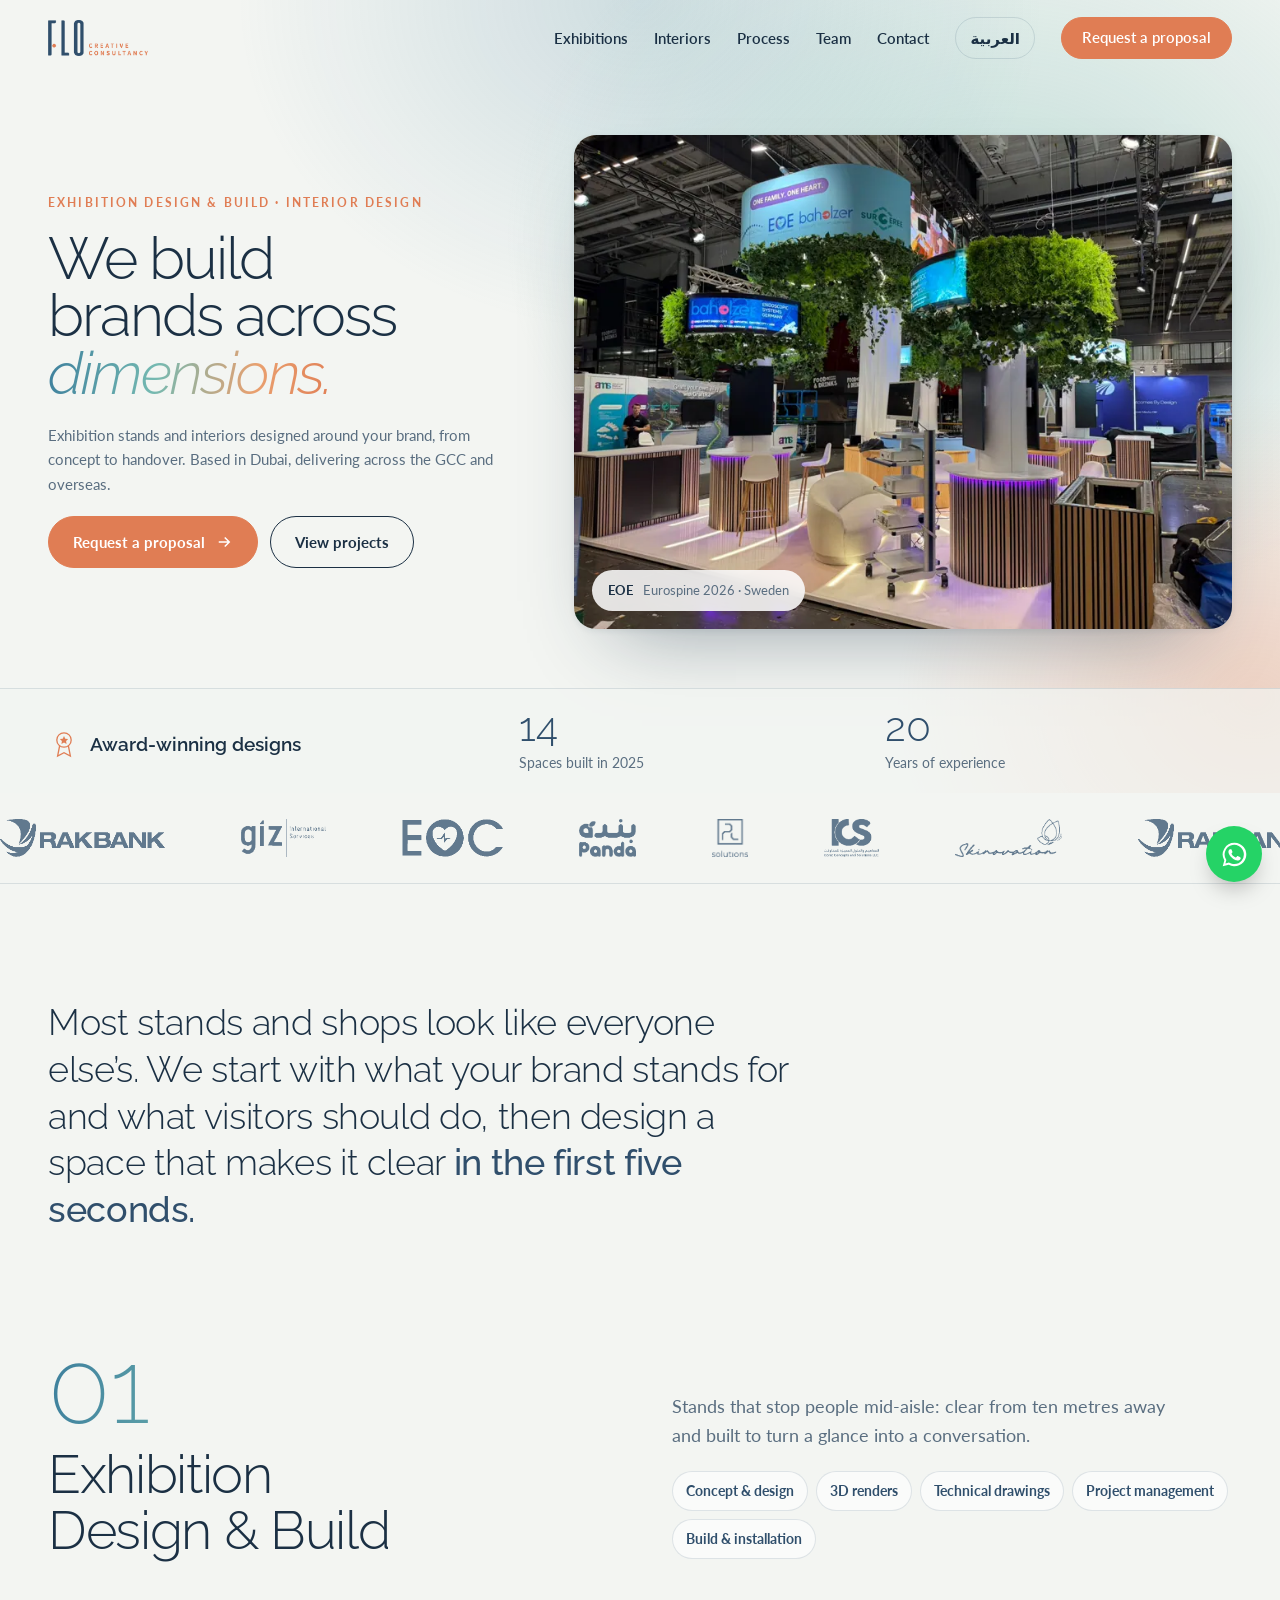
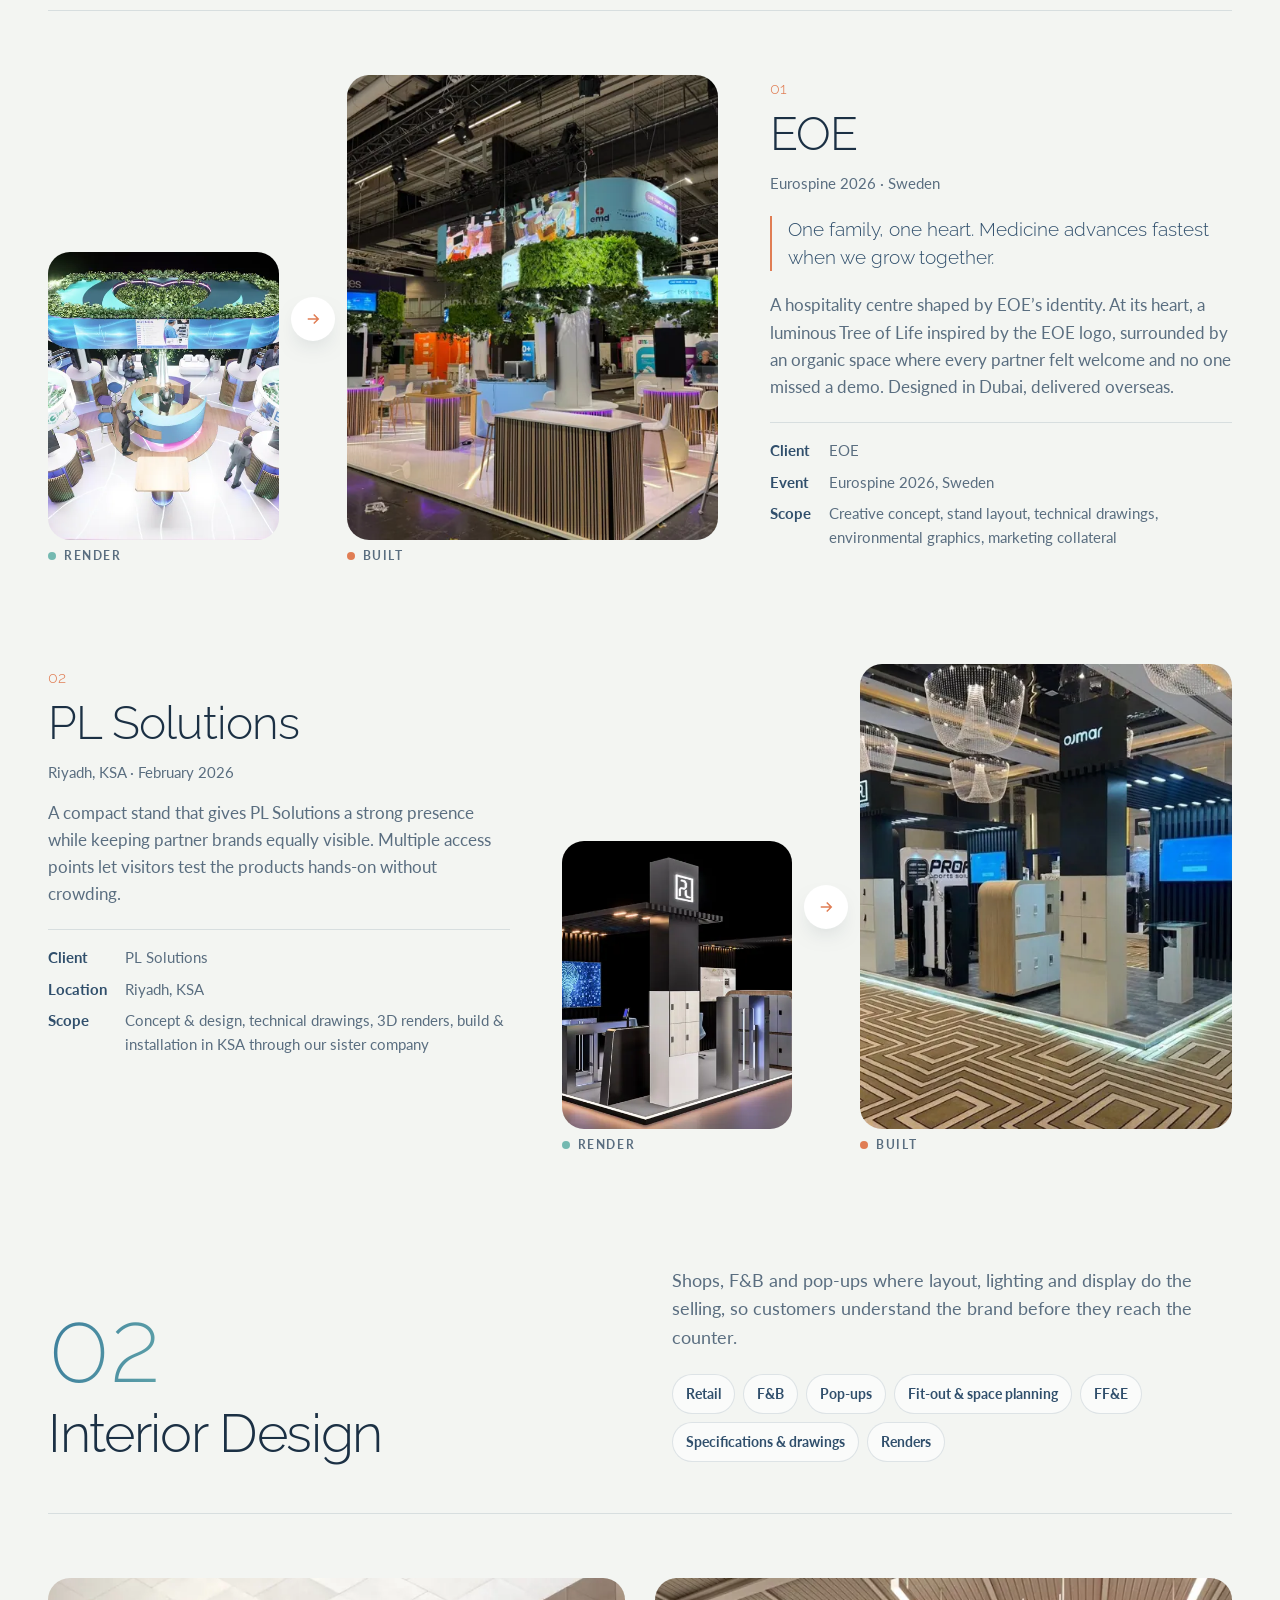
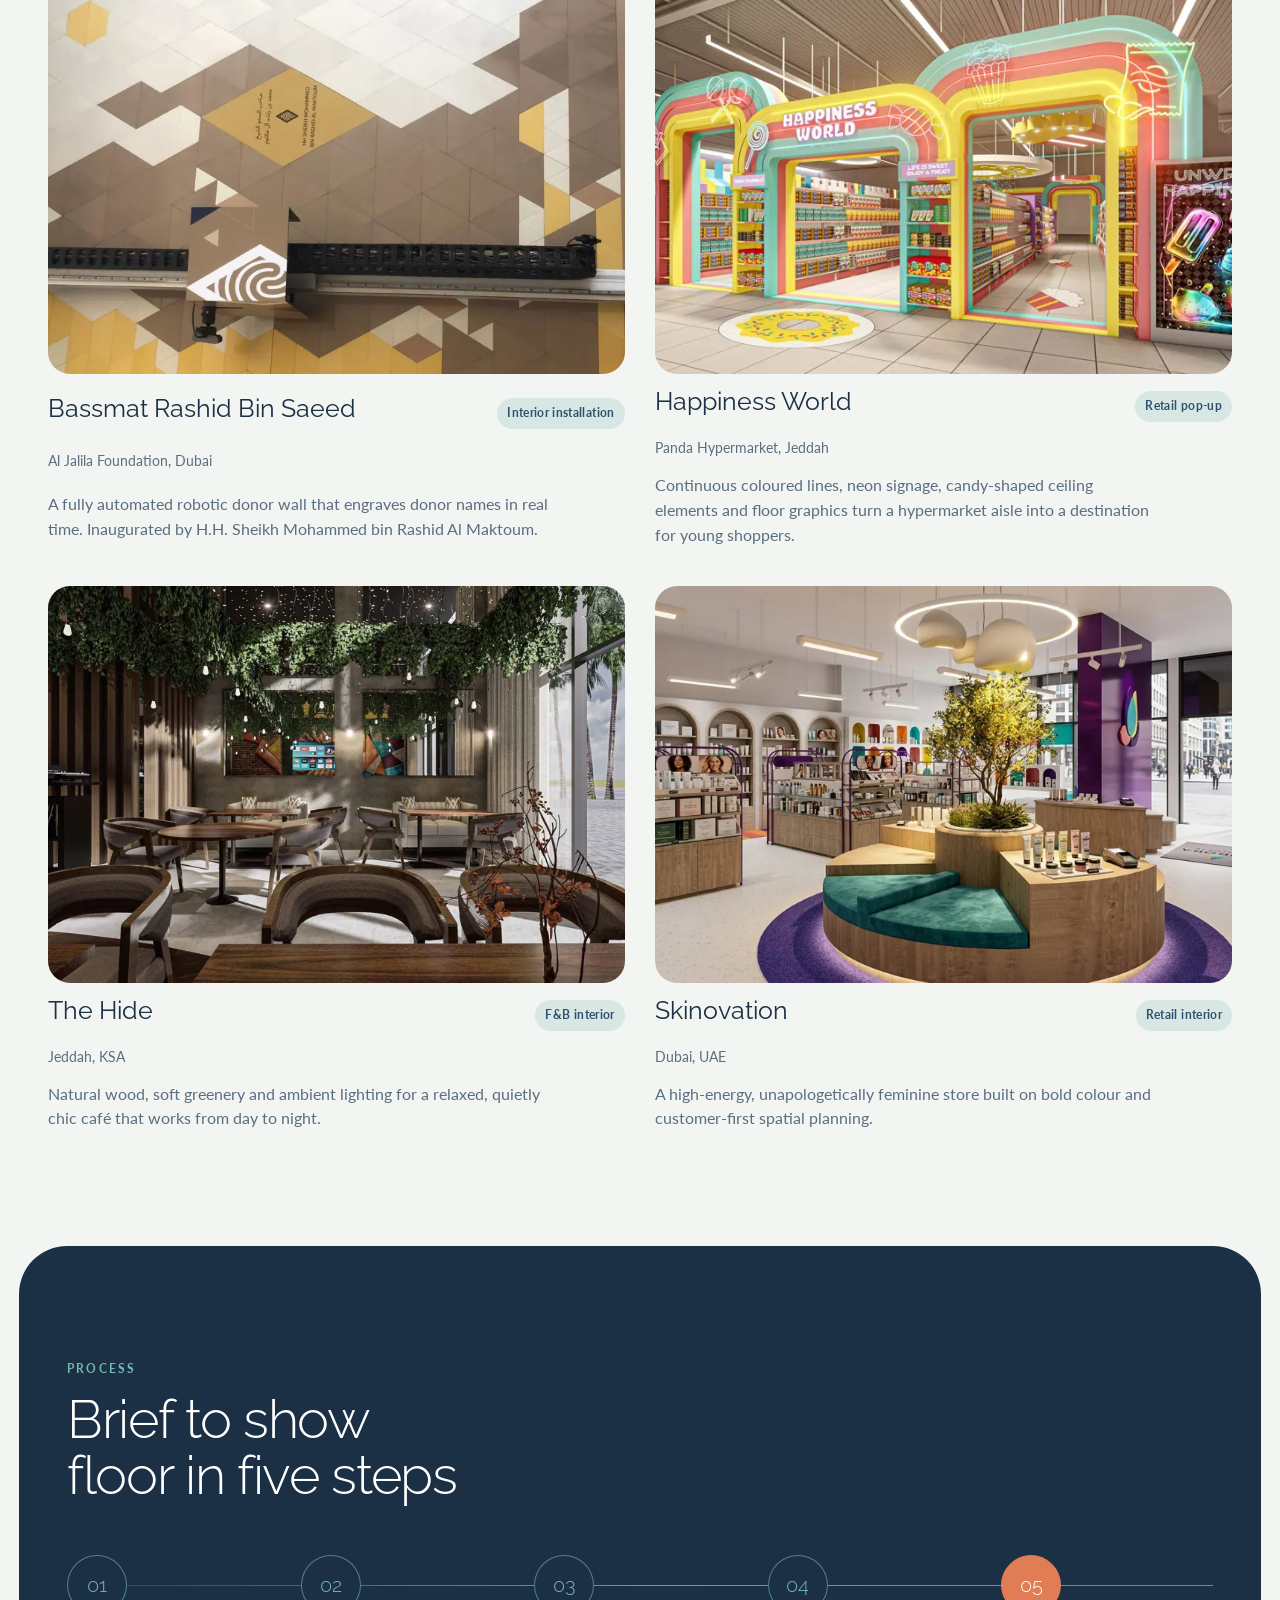
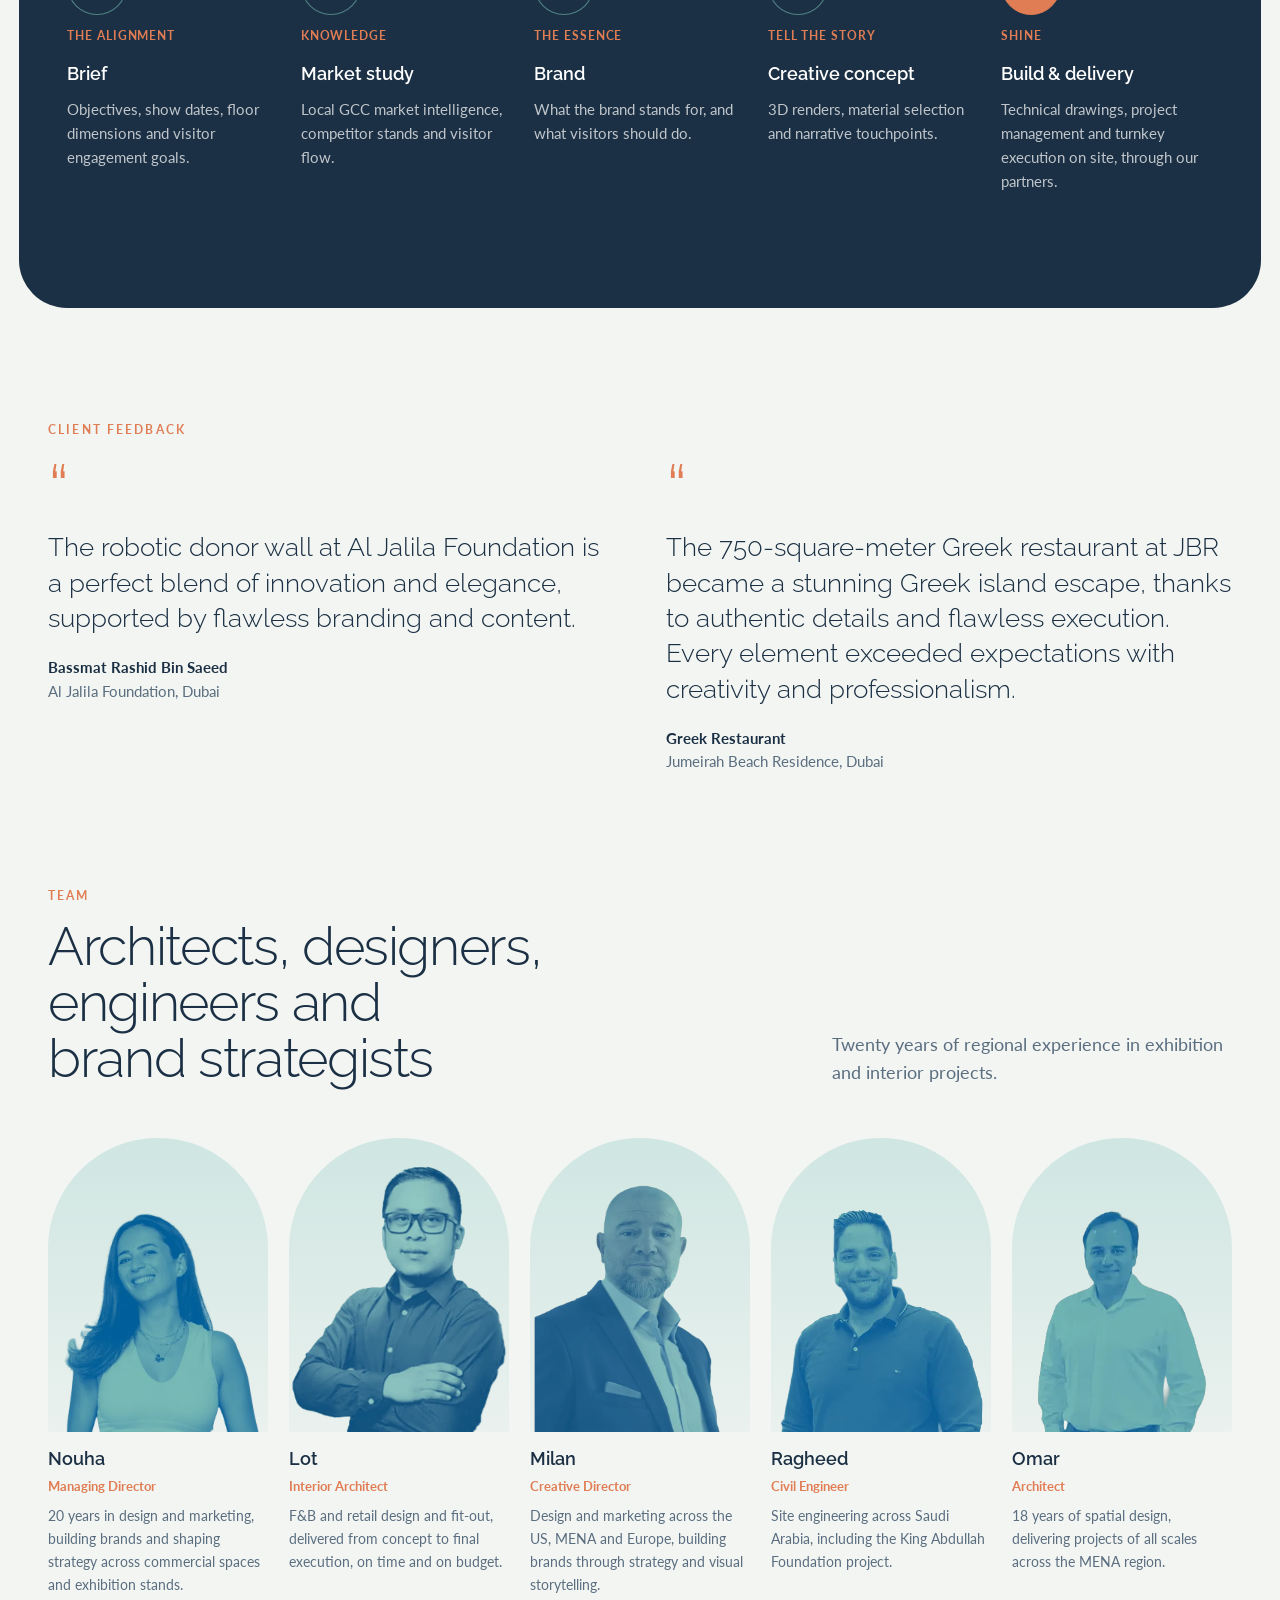
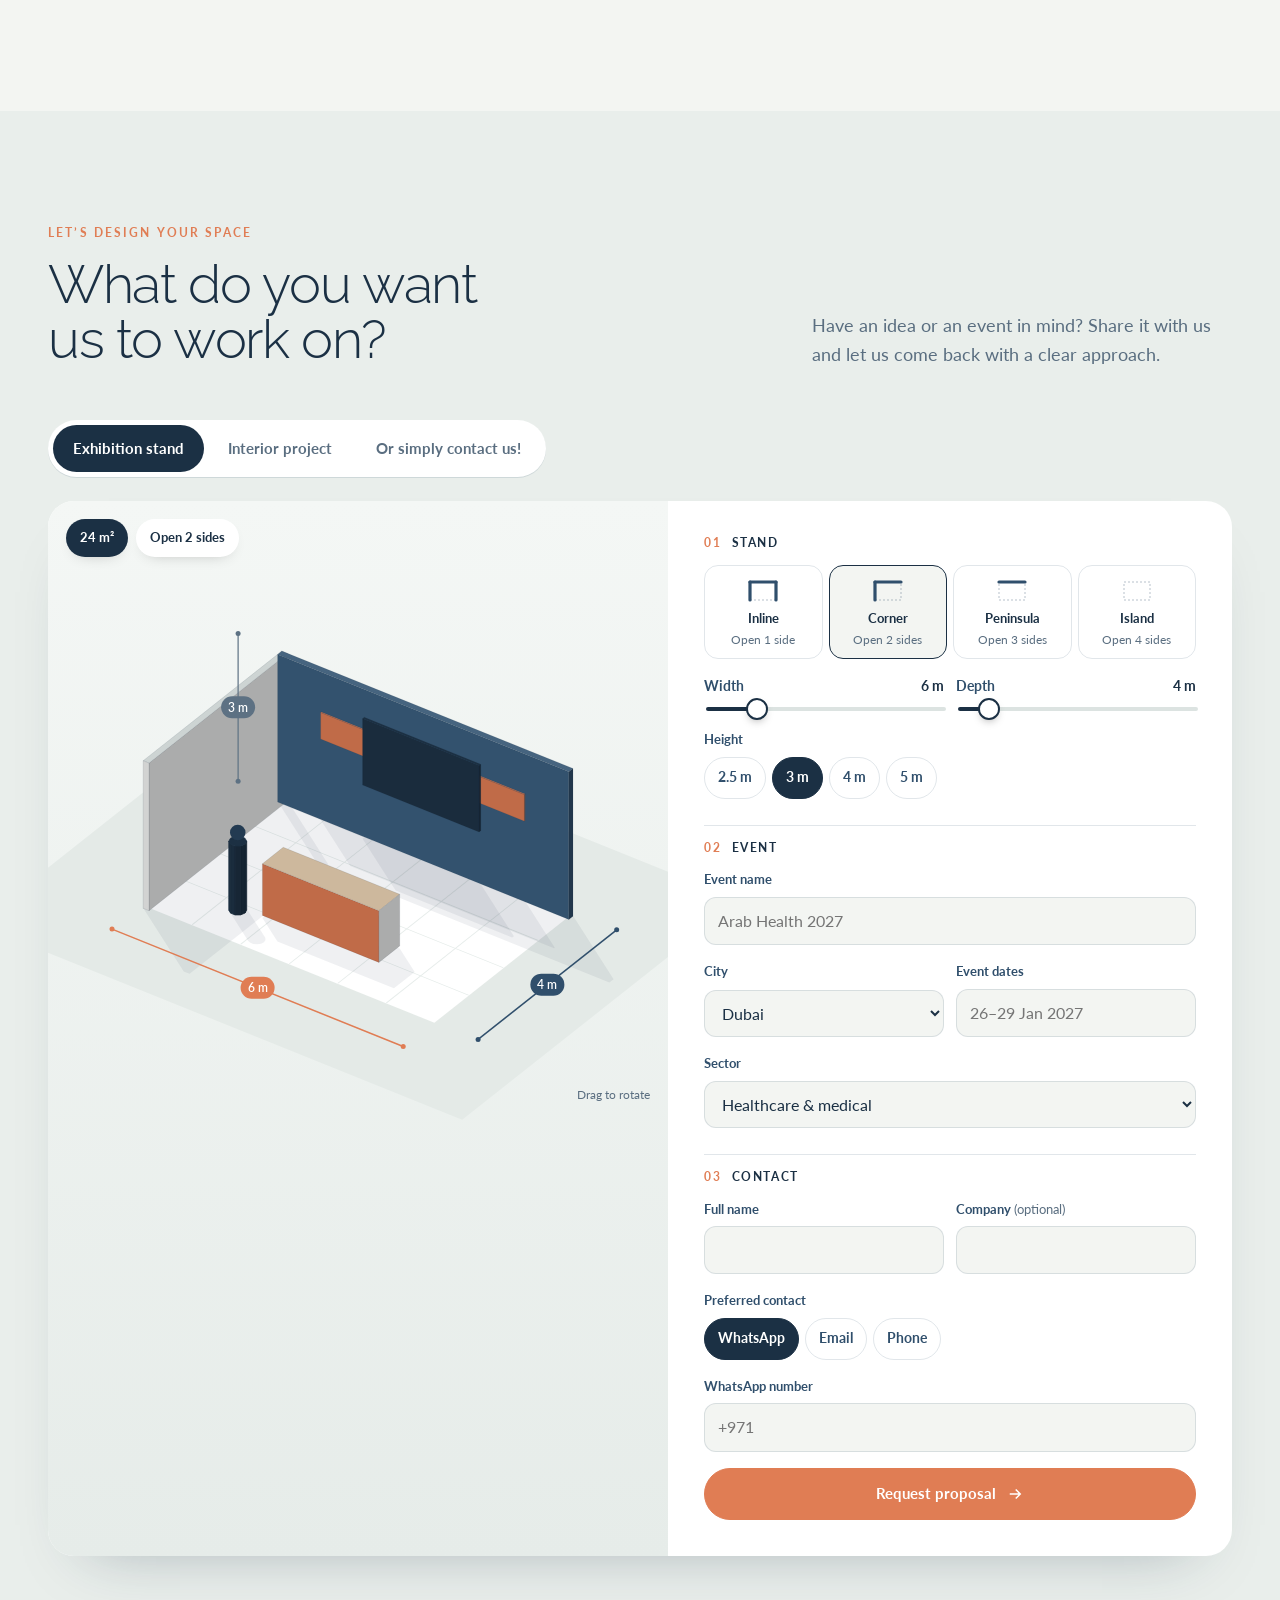
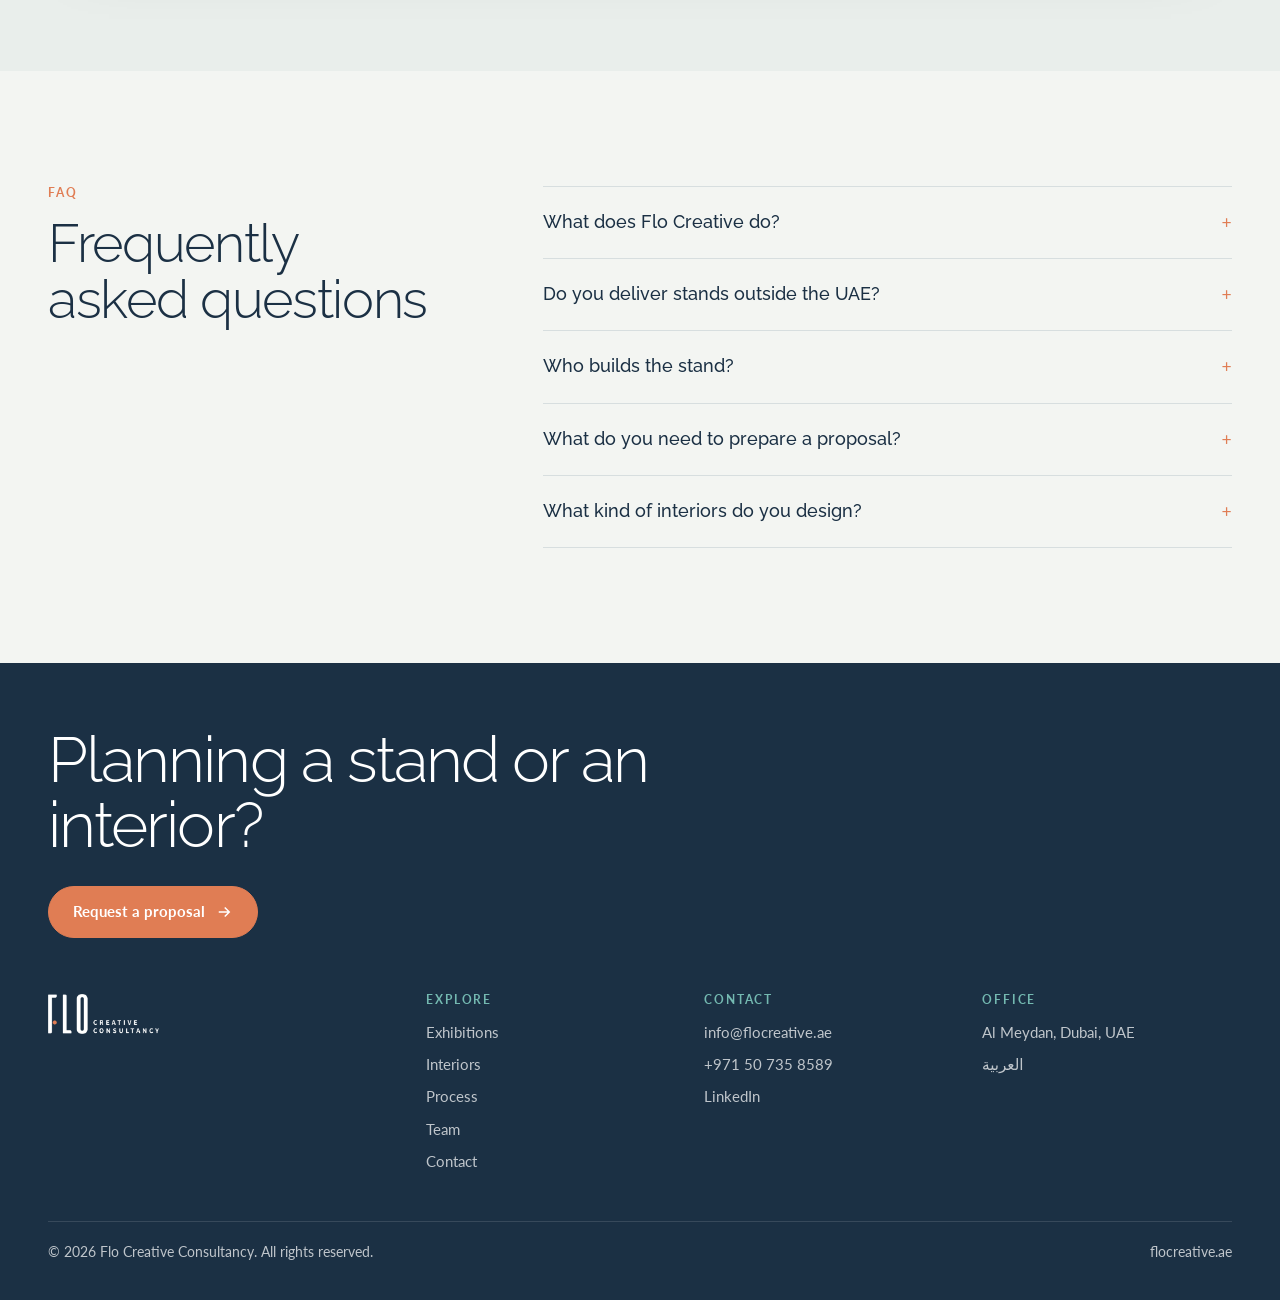
<file: index.html>
<!DOCTYPE html>
<html lang="en" dir="ltr">
<head>
<meta charset="utf-8">
<meta name="viewport" content="width=device-width, initial-scale=1">
<title>Flo Creative | Exhibition Design & Build and Interior Design, Dubai</title>
<meta name="description" content="Award-winning exhibition design &amp; build and interior design, shaped around your brand from concept to handover. Based in Dubai, delivering across the GCC and overseas.">
<link rel="canonical" href="https://flocreative.ae/">
<link rel="alternate" hreflang="en" href="https://flocreative.ae/">
<link rel="alternate" hreflang="ar" href="https://flocreative.ae/ar/">
<link rel="alternate" hreflang="x-default" href="https://flocreative.ae/">
<meta name="robots" content="noindex, nofollow">
<meta name="theme-color" content="#F3F5F2">
<meta property="og:type" content="website"><meta property="og:site_name" content="Flo Creative">
<meta property="og:title" content="Flo Creative | Exhibition Design &amp; Build and Interior Design, Dubai"><meta property="og:description" content="Award-winning exhibition design &amp; build and interior design, shaped around your brand from concept to handover. Based in Dubai, delivering across the GCC and overseas.">
<meta property="og:url" content="https://flocreative.ae/"><meta property="og:image" content="https://flocreative.ae/assets/img/eoe-1-1600.webp"><meta property="og:locale" content="en_US">
<meta name="twitter:card" content="summary_large_image">
<link rel="icon" href="assets/img/cropped-flo-creative-icon.png">
<link rel="preconnect" href="https://fonts.googleapis.com"><link rel="preconnect" href="https://fonts.gstatic.com" crossorigin>
<link rel="stylesheet" href="https://fonts.googleapis.com/css2?family=Raleway:ital,wght@0,200;0,300;0,400;0,500;0,600;0,700;1,300&family=Lato:wght@400;700&display=swap">
<link rel="stylesheet" href="assets/site.css">
<link rel="preload" as="image" href="assets/img/eoe-1-800.webp" imagesrcset="assets/img/eoe-1-800.webp 800w, assets/img/eoe-1-1600.webp 1600w" imagesizes="(max-width: 980px) 100vw, 58vw" fetchpriority="high">
<script type="application/ld+json">{"@context": "https://schema.org", "@type": "ProfessionalService", "@id": "https://flocreative.ae/#org", "name": "Flo Creative Consultancy", "alternateName": ["Flo Creative", "فلو كرييتف"], "url": "https://flocreative.ae/", "logo": "https://flocreative.ae/assets/img/flo-creative-main-logo.png", "image": "https://flocreative.ae/assets/img/eoe-3-1600.webp", "description": "Award-winning exhibition design & build and interior design, shaped around your brand from concept to handover. Based in Dubai, delivering across the GCC and overseas.", "slogan": "We build brands across dimensions.", "email": "info@flocreative.ae", "telephone": "+971507358589", "address": {"@type": "PostalAddress", "addressLocality": "Al Meydan, Dubai", "addressCountry": "AE"}, "areaServed": ["United Arab Emirates", "Saudi Arabia", "GCC", "MENA", "Europe"], "knowsAbout": ["Exhibition design and build", "Exhibition stand design", "Trade show booth design", "Custom exhibition stands", "Interior design", "Retail interior design", "F&B interior design", "Pop-up store design"], "sameAs": ["https://www.linkedin.com/company/flo-creative-consultancy/"], "inLanguage": "en", "hasOfferCatalog": {"@type": "OfferCatalog", "name": "Services", "itemListElement": [{"@type": "Offer", "itemOffered": {"@type": "Service", "name": "Exhibition Design & Build", "description": "Stands that stop people mid-aisle: clear from ten metres away and built to turn a glance into a conversation."}}, {"@type": "Offer", "itemOffered": {"@type": "Service", "name": "Interior Design", "description": "Shops, F&B and pop-ups where layout, lighting and display do the selling, so customers understand the brand before they reach the counter."}}]}}</script>
<script type="application/ld+json">{"@context": "https://schema.org", "@type": "WebSite", "name": "Flo Creative", "url": "https://flocreative.ae/", "inLanguage": ["en", "ar"]}</script>
<script type="application/ld+json">{"@context": "https://schema.org", "@type": "ItemList", "itemListElement": [{"@type": "ListItem", "position": 1, "item": {"@type": "CreativeWork", "creator": {"@id": "https://flocreative.ae/#org"}, "name": "EOE", "description": "A hospitality centre shaped by EOE’s identity. At its heart, a luminous Tree of Life inspired by the EOE logo, surrounded by an organic space where every partner felt welcome and no one missed a demo. Designed in Dubai, delivered overseas.", "locationCreated": "Eurospine 2026 · Sweden"}}, {"@type": "ListItem", "position": 2, "item": {"@type": "CreativeWork", "creator": {"@id": "https://flocreative.ae/#org"}, "name": "PL Solutions", "description": "A compact stand that gives PL Solutions a strong presence while keeping partner brands equally visible. Multiple access points let visitors test the products hands-on without crowding.", "locationCreated": "Riyadh, KSA · February 2026"}}, {"@type": "ListItem", "position": 3, "item": {"@type": "CreativeWork", "creator": {"@id": "https://flocreative.ae/#org"}, "name": "Bassmat Rashid Bin Saeed", "description": "A fully automated robotic donor wall that engraves donor names in real time. Inaugurated by H.H. Sheikh Mohammed bin Rashid Al Maktoum.", "locationCreated": "Al Jalila Foundation, Dubai"}}, {"@type": "ListItem", "position": 4, "item": {"@type": "CreativeWork", "creator": {"@id": "https://flocreative.ae/#org"}, "name": "Happiness World", "description": "Continuous coloured lines, neon signage, candy-shaped ceiling elements and floor graphics turn a hypermarket aisle into a destination for young shoppers.", "locationCreated": "Panda Hypermarket, Jeddah"}}, {"@type": "ListItem", "position": 5, "item": {"@type": "CreativeWork", "creator": {"@id": "https://flocreative.ae/#org"}, "name": "The Hide", "description": "Natural wood, soft greenery and ambient lighting for a relaxed, quietly chic café that works from day to night.", "locationCreated": "Jeddah, KSA"}}, {"@type": "ListItem", "position": 6, "item": {"@type": "CreativeWork", "creator": {"@id": "https://flocreative.ae/#org"}, "name": "Skinovation", "description": "A high-energy, unapologetically feminine store built on bold colour and customer-first spatial planning.", "locationCreated": "Dubai, UAE"}}]}</script>
<script type="application/ld+json">{"@context": "https://schema.org", "@type": "FAQPage", "inLanguage": "en", "mainEntity": [{"@type": "Question", "name": "What does Flo Creative do?", "acceptedAnswer": {"@type": "Answer", "text": "Flo Creative works in two disciplines: exhibition design & build, and interior design for retail, F&B and pop-ups. Every project is shaped around the client’s brand, from concept to handover. We are based in Dubai and work across the UAE, KSA and wider MENA."}}, {"@type": "Question", "name": "Do you deliver stands outside the UAE?", "acceptedAnswer": {"@type": "Answer", "text": "Yes. The EOE stand for Eurospine 2026 in Sweden was designed in Dubai and delivered overseas. The PL Solutions stand in Riyadh was built through our sister company in KSA."}}, {"@type": "Question", "name": "Who builds the stand?", "acceptedAnswer": {"@type": "Answer", "text": "We lead concept, 3D renders, technical drawings and project management. Build and installation are delivered by our production partners, and the stand is handed over to match the approved design on the agreed date."}}, {"@type": "Question", "name": "What do you need to prepare a proposal?", "acceptedAnswer": {"@type": "Answer", "text": "Event name, dates and stand size, plus your objectives. The proposal form on this page covers the essentials."}}, {"@type": "Question", "name": "What kind of interiors do you design?", "acceptedAnswer": {"@type": "Answer", "text": "Retail, F&B, pop-ups and showrooms: fit-out, space planning, FF&E, specifications, technical drawings and renders."}}]}</script>
</head>
<body>
<a class="skip" href="#main">Skip to content</a>
<header class="hdr">
  <div class="wrap">
    <a class="logo" href="./" aria-label="Flo Creative Consultancy"><img src="assets/img/flo-creative-main-logo.png" alt="Flo Creative Consultancy" width="674" height="243"></a>
    <button class="menu-btn" type="button" aria-expanded="false" aria-controls="nav" aria-label="Menu"><svg viewBox="0 0 24 24" fill="none" stroke="currentColor" stroke-width="1.8" aria-hidden="true"><path d="M4 7h16M4 12h16M4 17h10"/></svg></button>
    <nav class="nav" id="nav" aria-label="Main"><a href="#exhibitions">Exhibitions</a><a href="#interiors">Interiors</a><a href="#process">Process</a><a href="#team">Team</a><a href="#proposal">Contact</a><a class="lang" href="ar/index.html" hreflang="ar" lang="ar">العربية</a><a class="btn btn--coral" href="#proposal">Request a proposal</a></nav>
  </div>
</header>

<main id="main">
<section class="hero" aria-labelledby="h1">
  <div class="wrap hero-grid">
    <div class="hero-copy">
      <div class="eyebrow">Exhibition Design & Build · Interior Design</div>
      <h1 id="h1">We build brands across <span class="grad">dimensions.</span></h1>
      <p class="lead">Exhibition stands and interiors designed around your brand, from concept to handover. Based in Dubai, delivering across the GCC and overseas.</p>
      <div class="hero-ctas"><a class="btn btn--coral" href="#proposal">Request a proposal <svg class="arr" viewBox="0 0 24 24" fill="none" stroke="currentColor" stroke-width="2" aria-hidden="true"><path d="M5 12h14M13 6l6 6-6 6"/></svg></a><a class="btn btn--ghost" href="#exhibitions">View projects</a></div>
    </div>
    <figure class="hero-photo">
      <img src="assets/img/eoe-1-800.webp" srcset="assets/img/eoe-1-800.webp 800w, assets/img/eoe-1-1600.webp 1600w" sizes="(max-width: 980px) 100vw, 58vw" width="1600" height="1200" alt="The EOE hospitality stand at Eurospine 2026: planted canopies, LED rings and timber counters" fetchpriority="high" decoding="async">
      <figcaption><b>EOE</b><span>Eurospine 2026 · Sweden</span></figcaption>
    </figure>
  </div>
  <div class="hero-bar"><div class="wrap"><div class="kpi award"><b><svg viewBox="0 0 40 40" fill="none" stroke="currentColor" stroke-width="1.6" aria-hidden="true"><circle cx="20" cy="15" r="9"/><path d="M14.5 22.5 12 35l8-4 8 4-2.5-12.5"/><path d="m20 10 1.6 3.3 3.6.5-2.6 2.5.6 3.6-3.2-1.7-3.2 1.7.6-3.6-2.6-2.5 3.6-.5z" fill="currentColor" stroke="none"/></svg>Award-winning designs</b></div><div class="kpi"><b>14</b><span>Spaces built in 2025</span></div><div class="kpi"><b>20</b><span>Years of experience</span></div></div></div>
</section>

<div class="marquee" aria-label="Clients"><ul><li><img src="assets/img/client-rakbank.png" alt="RAKBANK" height="38" loading="lazy" decoding="async"></li><li><img src="assets/img/client-giz.png" alt="GIZ International Services" height="38" loading="lazy" decoding="async"></li><li><img src="assets/img/client-eoe.png" alt="EOE" height="38" loading="lazy" decoding="async"></li><li><img src="assets/img/client-panda.png" alt="Panda Hypermarket" height="38" loading="lazy" decoding="async"></li><li><img src="assets/img/client-plsolutions.png" alt="PL Solutions" height="38" loading="lazy" decoding="async"></li><li><img src="assets/img/client-ics.png" alt="ICS Iconic Concepts and Solutions" height="38" loading="lazy" decoding="async"></li><li><img src="assets/img/client-skinovation.png" alt="Skinovation" height="38" loading="lazy" decoding="async"></li><li aria-hidden="true"><img src="assets/img/client-rakbank.png" alt="" height="38" loading="lazy" decoding="async"></li><li aria-hidden="true"><img src="assets/img/client-giz.png" alt="" height="38" loading="lazy" decoding="async"></li><li aria-hidden="true"><img src="assets/img/client-eoe.png" alt="" height="38" loading="lazy" decoding="async"></li><li aria-hidden="true"><img src="assets/img/client-panda.png" alt="" height="38" loading="lazy" decoding="async"></li><li aria-hidden="true"><img src="assets/img/client-plsolutions.png" alt="" height="38" loading="lazy" decoding="async"></li><li aria-hidden="true"><img src="assets/img/client-ics.png" alt="" height="38" loading="lazy" decoding="async"></li><li aria-hidden="true"><img src="assets/img/client-skinovation.png" alt="" height="38" loading="lazy" decoding="async"></li></ul></div>

<section class="sec intro"><div class="wrap"><p>Most stands and shops look like everyone else’s. We start with what your brand stands for and what visitors should do, then design a space that makes it clear <strong>in the first five seconds.</strong></p></div></section>

<section class="sec" id="exhibitions" aria-labelledby="exhibitions-t" style="padding-top:0">
  <div class="wrap"><header class="disc"><div><span class="num" aria-hidden="true">01</span><h2 id="exhibitions-t">Exhibition Design & Build</h2></div>
      <div><p class="lead">Stands that stop people mid-aisle: clear from ten metres away and built to turn a glance into a conversation.</p><ul class="scope"><li>Concept & design</li><li>3D renders</li><li>Technical drawings</li><li>Project management</li><li>Build & installation</li></ul></div></header><article class="case" id="case-eoe">
      <div class="rb">
        <figure class="r"><div class="ph"><img src="assets/img/eoe-render-800.webp" srcset="assets/img/eoe-render-800.webp 800w, assets/img/eoe-render-1600.webp 1600w" sizes="(max-width:900px) 45vw, 22vw" width="1600" height="1200" alt="3D render of the EOE stand, top view" loading="lazy" decoding="async"></div><figcaption><i></i>Render</figcaption></figure>
        <span class="to" aria-hidden="true"><svg class="arr" viewBox="0 0 24 24" fill="none" stroke="currentColor" stroke-width="2" aria-hidden="true"><path d="M5 12h14M13 6l6 6-6 6"/></svg></span>
        <figure class="b"><div class="ph"><img src="assets/img/eoe-3-800.webp" srcset="assets/img/eoe-3-800.webp 800w, assets/img/eoe-3-1600.webp 1600w" sizes="(max-width:900px) 55vw, 34vw" width="1600" height="1200" alt="The EOE stand on the show floor at Eurospine 2026" loading="lazy" decoding="async"></div><figcaption><i></i>Built</figcaption></figure>
      </div>
      <div class="txt"><span class="idx">01</span><h3>EOE</h3><div class="where">Eurospine 2026 · Sweden</div><blockquote>One family, one heart. Medicine advances fastest when we grow together.</blockquote><p>A hospitality centre shaped by EOE’s identity. At its heart, a luminous Tree of Life inspired by the EOE logo, surrounded by an organic space where every partner felt welcome and no one missed a demo. Designed in Dubai, delivered overseas.</p>
        <dl><dt>Client</dt><dd>EOE</dd><dt>Event</dt><dd>Eurospine 2026, Sweden</dd><dt>Scope</dt><dd>Creative concept, stand layout, technical drawings, environmental graphics, marketing collateral</dd></dl></div>
    </article><article class="case flip" id="case-pl">
      <div class="rb">
        <figure class="r"><div class="ph"><img src="assets/img/pl-render-800.webp" srcset="assets/img/pl-render-800.webp 800w, assets/img/pl-render-1600.webp 1600w" sizes="(max-width:900px) 45vw, 22vw" width="1600" height="1200" alt="3D render of the PL Solutions stand" loading="lazy" decoding="async"></div><figcaption><i></i>Render</figcaption></figure>
        <span class="to" aria-hidden="true"><svg class="arr" viewBox="0 0 24 24" fill="none" stroke="currentColor" stroke-width="2" aria-hidden="true"><path d="M5 12h14M13 6l6 6-6 6"/></svg></span>
        <figure class="b"><div class="ph"><img src="assets/img/pl-1-800.webp" srcset="assets/img/pl-1-800.webp 800w, assets/img/pl-1-1600.webp 1600w" sizes="(max-width:900px) 55vw, 34vw" width="1600" height="1200" alt="The PL Solutions stand as built in Riyadh" loading="lazy" decoding="async"></div><figcaption><i></i>Built</figcaption></figure>
      </div>
      <div class="txt"><span class="idx">02</span><h3>PL Solutions</h3><div class="where">Riyadh, KSA · February 2026</div><p>A compact stand that gives PL Solutions a strong presence while keeping partner brands equally visible. Multiple access points let visitors test the products hands-on without crowding.</p>
        <dl><dt>Client</dt><dd>PL Solutions</dd><dt>Location</dt><dd>Riyadh, KSA</dd><dt>Scope</dt><dd>Concept & design, technical drawings, 3D renders, build & installation in KSA through our sister company</dd></dl></div>
    </article></div>
</section>

<section class="sec" id="interiors" aria-labelledby="interiors-t" style="padding-top:0">
  <div class="wrap"><header class="disc"><div><span class="num" aria-hidden="true">02</span><h2 id="interiors-t">Interior Design</h2></div>
      <div><p class="lead">Shops, F&B and pop-ups where layout, lighting and display do the selling, so customers understand the brand before they reach the counter.</p><ul class="scope"><li>Retail</li><li>F&B</li><li>Pop-ups</li><li>Fit-out & space planning</li><li>FF&E</li><li>Specifications & drawings</li><li>Renders</li></ul></div></header><div class="cards"><article class="card"><div class="ph"><img src="assets/img/bassmat-1-800.webp" srcset="assets/img/bassmat-1-800.webp 800w, assets/img/bassmat-1-1600.webp 1600w" sizes="(max-width:760px) 100vw, 50vw" width="1600" height="1200" alt="The Bassmat Rashid Bin Saeed donor wall with engraved geometric tiles" loading="lazy" decoding="async"></div>
        <div class="meta"><h3>Bassmat Rashid Bin Saeed</h3><span class="tag">Interior installation</span></div><span class="where">Al Jalila Foundation, Dubai</span><p>A fully automated robotic donor wall that engraves donor names in real time. Inaugurated by H.H. Sheikh Mohammed bin Rashid Al Maktoum.</p></article><article class="card"><div class="ph"><img src="assets/img/panda-1-800.webp" srcset="assets/img/panda-1-800.webp 800w, assets/img/panda-1-1600.webp 1600w" sizes="(max-width:760px) 100vw, 50vw" width="1600" height="1200" alt="Happiness World pop-up inside Panda Hypermarket" loading="lazy" decoding="async"></div>
        <div class="meta"><h3>Happiness World</h3><span class="tag">Retail pop-up</span></div><span class="where">Panda Hypermarket, Jeddah</span><p>Continuous coloured lines, neon signage, candy-shaped ceiling elements and floor graphics turn a hypermarket aisle into a destination for young shoppers.</p></article><article class="card"><div class="ph"><img src="assets/img/hide-1-800.webp" srcset="assets/img/hide-1-800.webp 800w, assets/img/hide-1-1600.webp 1600w" sizes="(max-width:760px) 100vw, 50vw" width="1600" height="1200" alt="The Hide café interior with timber tables and hanging greenery" loading="lazy" decoding="async"></div>
        <div class="meta"><h3>The Hide</h3><span class="tag">F&B interior</span></div><span class="where">Jeddah, KSA</span><p>Natural wood, soft greenery and ambient lighting for a relaxed, quietly chic café that works from day to night.</p></article><article class="card"><div class="ph"><img src="assets/img/skin-1-800.webp" srcset="assets/img/skin-1-800.webp 800w, assets/img/skin-1-1600.webp 1600w" sizes="(max-width:760px) 100vw, 50vw" width="1600" height="1200" alt="Skinovation store interior with a central tree display" loading="lazy" decoding="async"></div>
        <div class="meta"><h3>Skinovation</h3><span class="tag">Retail interior</span></div><span class="where">Dubai, UAE</span><p>A high-energy, unapologetically feminine store built on bold colour and customer-first spatial planning.</p></article></div></div>
</section>

<section class="sec process" id="process" aria-labelledby="p-t">
  <div class="wrap">
    <div class="sec-head"><div><div class="eyebrow">Process</div><h2 id="p-t">Brief to show floor in five steps</h2></div></div>
    <ol class="steps"><li><span class="n">01</span><span class="pill">The Alignment</span><h3>Brief</h3><p>Objectives, show dates, floor dimensions and visitor engagement goals.</p></li><li><span class="n">02</span><span class="pill">Knowledge</span><h3>Market study</h3><p>Local GCC market intelligence, competitor stands and visitor flow.</p></li><li><span class="n">03</span><span class="pill">The essence</span><h3>Brand</h3><p>What the brand stands for, and what visitors should do.</p></li><li><span class="n">04</span><span class="pill">Tell the story</span><h3>Creative concept</h3><p>3D renders, material selection and narrative touchpoints.</p></li><li><span class="n">05</span><span class="pill">Shine</span><h3>Build & delivery</h3><p>Technical drawings, project management and turnkey execution on site, through our partners.</p></li></ol>
  </div>
</section>

<section class="sec" aria-labelledby="q-t">
  <div class="wrap"><h2 class="vh" id="q-t">Client feedback</h2><div class="eyebrow" style="margin-bottom:36px">Client feedback</div><div class="quotes"><figure><blockquote>The robotic donor wall at Al Jalila Foundation is a perfect blend of innovation and elegance, supported by flawless branding and content.</blockquote><figcaption><b>Bassmat Rashid Bin Saeed</b>Al Jalila Foundation, Dubai</figcaption></figure><figure><blockquote>The 750-square-meter Greek restaurant at JBR became a stunning Greek island escape, thanks to authentic details and flawless execution. Every element exceeded expectations with creativity and professionalism.</blockquote><figcaption><b>Greek Restaurant</b>Jumeirah Beach Residence, Dubai</figcaption></figure></div></div>
</section>

<section class="sec" id="team" aria-labelledby="c-t" style="padding-top:0">
  <div class="wrap">
    <div class="sec-head"><div><div class="eyebrow">Team</div><h2 id="c-t">Architects, designers, engineers and brand strategists</h2></div><p class="lead" style="max-width:40ch">Twenty years of regional experience in exhibition and interior projects.</p></div>
    <div class="crew"><article><div class="por"><img src="assets/img/crew-nouha.webp" alt="Nouha, Managing Director" loading="lazy" decoding="async"></div><h3>Nouha</h3><span class="role">Managing Director</span><p>20 years in design and marketing, building brands and shaping strategy across commercial spaces and exhibition stands.</p></article><article><div class="por"><img src="assets/img/crew-lot.webp" alt="Lot, Interior Architect" loading="lazy" decoding="async"></div><h3>Lot</h3><span class="role">Interior Architect</span><p>F&B and retail design and fit-out, delivered from concept to final execution, on time and on budget.</p></article><article><div class="por"><img src="assets/img/crew-milan.webp" alt="Milan, Creative Director" loading="lazy" decoding="async"></div><h3>Milan</h3><span class="role">Creative Director</span><p>Design and marketing across the US, MENA and Europe, building brands through strategy and visual storytelling.</p></article><article><div class="por"><img src="assets/img/crew-ragheed.webp" alt="Ragheed, Civil Engineer" loading="lazy" decoding="async"></div><h3>Ragheed</h3><span class="role">Civil Engineer</span><p>Site engineering across Saudi Arabia, including the King Abdullah Foundation project.</p></article><article><div class="por"><img src="assets/img/crew-omar.webp" alt="Omar, Architect" loading="lazy" decoding="async"></div><h3>Omar</h3><span class="role">Architect</span><p>18 years of spatial design, delivering projects of all scales across the MENA region.</p></article></div>
  </div>
</section>

<section class="sec planner" id="proposal" aria-labelledby="k-t">
  <div class="wrap">
    <div class="sec-head"><div><div class="eyebrow">Let’s design your space</div><h2 id="k-t">What do you want us to work on?</h2></div><p class="lead" style="max-width:42ch">Have an idea or an event in mind? Share it with us and let us come back with a clear approach.</p></div>
    <div class="tabs" role="tablist" aria-label="What do you want us to work on?">
      <button class="tab" role="tab" id="tab-stand" aria-controls="panel-stand" aria-selected="true">Exhibition stand</button>
      <button class="tab" role="tab" id="tab-space" aria-controls="panel-space" aria-selected="false" tabindex="-1">Interior project</button>
      <button class="tab" role="tab" id="tab-hello" aria-controls="panel-hello" aria-selected="false" tabindex="-1">Or simply contact us!</button>
    </div>

    <div class="panel" id="panel-stand" role="tabpanel" aria-labelledby="tab-stand">
      <div class="stage-col"><div class="stage"><canvas id="stand-canvas" tabindex="0" role="img" aria-label="Exhibition stand, 3D"></canvas>
        <div class="hud"><span class="area" id="s-area" dir="ltr">24 m²</span><span id="s-open"></span></div><span class="hint">Drag to rotate</span></div></div>
      <form class="ctrl" id="stand-form" novalidate>
        <p class="step-t"><b>01</b>Stand</p>
        <div class="seg" role="radiogroup" aria-label="Stand"><label><input type="radio" name="s-type" value="inline"><span><svg viewBox="0 0 34 26" fill="none" aria-hidden="true"><rect x="4" y="4" width="26" height="18" stroke="currentColor" stroke-opacity=".35" stroke-dasharray="2 2"/><path d="M4 4h26" stroke="currentColor" stroke-width="3.2" stroke-linecap="round"/><path d="M4 4v18" stroke="currentColor" stroke-width="3.2" stroke-linecap="round"/><path d="M30 4v18" stroke="currentColor" stroke-width="3.2" stroke-linecap="round"/></svg>Inline<small>Open 1 side</small></span></label><label><input type="radio" name="s-type" value="corner" checked><span><svg viewBox="0 0 34 26" fill="none" aria-hidden="true"><rect x="4" y="4" width="26" height="18" stroke="currentColor" stroke-opacity=".35" stroke-dasharray="2 2"/><path d="M4 4h26" stroke="currentColor" stroke-width="3.2" stroke-linecap="round"/><path d="M4 4v18" stroke="currentColor" stroke-width="3.2" stroke-linecap="round"/></svg>Corner<small>Open 2 sides</small></span></label><label><input type="radio" name="s-type" value="peninsula"><span><svg viewBox="0 0 34 26" fill="none" aria-hidden="true"><rect x="4" y="4" width="26" height="18" stroke="currentColor" stroke-opacity=".35" stroke-dasharray="2 2"/><path d="M4 4h26" stroke="currentColor" stroke-width="3.2" stroke-linecap="round"/></svg>Peninsula<small>Open 3 sides</small></span></label><label><input type="radio" name="s-type" value="island"><span><svg viewBox="0 0 34 26" fill="none" aria-hidden="true"><rect x="4" y="4" width="26" height="18" stroke="currentColor" stroke-opacity=".35" stroke-dasharray="2 2"/></svg>Island<small>Open 4 sides</small></span></label></div>
        <div class="two">
          <div class="rng"><div class="top"><label for="s-w">Width</label><output id="s-w-o" for="s-w" dir="ltr">6 m</output></div><input type="range" id="s-w" min="2" max="24" step="1" value="6"></div>
          <div class="rng"><div class="top"><label for="s-d">Depth</label><output id="s-d-o" for="s-d" dir="ltr">4 m</output></div><input type="range" id="s-d" min="2" max="24" step="1" value="4"></div>
        </div>
        <div class="fld"><span>Height</span><div class="chips" role="radiogroup" aria-label="Height"><label><input type="radio" name="s-h" value="2.5"><span dir="ltr">2.5 m</span></label><label><input type="radio" name="s-h" value="3" checked><span dir="ltr">3 m</span></label><label><input type="radio" name="s-h" value="4"><span dir="ltr">4 m</span></label><label><input type="radio" name="s-h" value="5"><span dir="ltr">5 m</span></label></div></div>
        <p class="step-t"><b>02</b>Event</p>
        <label class="fld" for="s-show">Event name<input id="s-show" placeholder="Arab Health 2027"></label>
        <div class="two"><label class="fld" for="s-city">City<select id="s-city"><option>Dubai</option><option>Abu Dhabi</option><option>Sharjah</option><option>Riyadh</option><option>Jeddah</option><option>Doha</option><option>Europe</option><option>Other</option></select></label>
        <label class="fld" for="s-dates">Event dates<input id="s-dates" placeholder="26–29 Jan 2027"></label></div>
        <label class="fld" for="s-ind">Sector<select id="s-ind"><option>Healthcare & medical</option><option>Technology & security</option><option>Food & beverage</option><option>Retail & beauty</option><option>Real estate & construction</option><option>Finance & banking</option><option>Government</option><option>Other</option></select></label>
        <p class="step-t"><b>03</b>Contact</p>
      <div class="two"><label class="fld" for="s-name">Full name<input id="s-name" autocomplete="name"></label>
      <label class="fld" for="s-company"><span>Company <span class="opt">(optional)</span></span><input id="s-company" autocomplete="organization"></label></div>
      <div class="fld"><span>Preferred contact</span><div class="chips" data-how="s" role="radiogroup" aria-label="Preferred contact"><label><input type="radio" name="s-how" value="wa" checked><span>WhatsApp</span></label><label><input type="radio" name="s-how" value="email"><span>Email</span></label><label><input type="radio" name="s-how" value="call"><span>Phone</span></label></div></div>
      <label class="fld" for="s-contact"><span id="s-contact-l">WhatsApp</span><input id="s-contact" dir="ltr"></label>
      <p class="err" role="alert" hidden></p>
      <button class="btn btn--coral" type="submit">Request proposal <svg class="arr" viewBox="0 0 24 24" fill="none" stroke="currentColor" stroke-width="2" aria-hidden="true"><path d="M5 12h14M13 6l6 6-6 6"/></svg></button>
      <div class="done" hidden aria-live="polite"><p><b>Summary ready. Send via:</b></p>
      <div class="acts"><a class="btn btn--coral wa-send" href="https://wa.me/971507358589" rel="noopener">WhatsApp</a><a class="btn btn--ghost mail-send" href="mailto:info@flocreative.ae">Email</a><button class="btn btn--ghost copy" type="button">Copy summary</button></div>
      <pre></pre><p style="font-size:.85rem;color:var(--muted)">info@flocreative.ae · <span dir="ltr">+971 50 735 8589</span></p></div>
      </form>
    </div>

    <div class="panel" id="panel-space" role="tabpanel" aria-labelledby="tab-space" hidden>
      <div class="stage-col"><div class="stage"><canvas id="space-canvas" tabindex="0" role="img" aria-label="Interior project, 3D"></canvas>
        <div class="hud"><span class="area" id="p-area" dir="ltr">120 m²</span><span id="p-kind"></span></div><span class="hint">Drag to rotate</span></div></div>
      <form class="ctrl" id="space-form" novalidate>
        <p class="step-t"><b>01</b>Space</p>
        <div class="chips" role="radiogroup" aria-label="Space"><label><input type="radio" name="p-type" value="retail" checked><span>Retail</span></label><label><input type="radio" name="p-type" value="fnb"><span>F&B</span></label><label><input type="radio" name="p-type" value="popup"><span>Pop-up</span></label><label><input type="radio" name="p-type" value="showroom"><span>Showroom</span></label></div>
        <div class="rng"><div class="top"><label for="p-a">Floor area</label><output id="p-a-o" for="p-a" dir="ltr">120 m²</output></div><input type="range" id="p-a" min="0" max="17" step="1" value="7"></div>
        <p class="step-t"><b>02</b>Project</p>
        <div class="two"><label class="fld" for="p-stage">Project stage<select id="p-stage"><option>Shell & core</option><option>Renovation</option><option>Concept only</option></select></label>
        <label class="fld" for="p-city">City<select id="p-city"><option>Dubai</option><option>Abu Dhabi</option><option>Sharjah</option><option>Riyadh</option><option>Jeddah</option><option>Doha</option><option>Europe</option><option>Other</option></select></label></div>
        <div class="fld"><span>Scope</span><div class="chips"><label><input type="checkbox" name="p-scope" checked><span>Concept & 3D renders</span></label><label><input type="checkbox" name="p-scope"><span>Space planning</span></label><label><input type="checkbox" name="p-scope"><span>Technical drawings</span></label><label><input type="checkbox" name="p-scope"><span>FF&E</span></label></div></div>
        <label class="fld" for="p-open">Target opening<input id="p-open" placeholder="Q2 2027"></label>
        <p class="step-t"><b>03</b>Contact</p>
      <div class="two"><label class="fld" for="p-name">Full name<input id="p-name" autocomplete="name"></label>
      <label class="fld" for="p-company"><span>Company <span class="opt">(optional)</span></span><input id="p-company" autocomplete="organization"></label></div>
      <div class="fld"><span>Preferred contact</span><div class="chips" data-how="p" role="radiogroup" aria-label="Preferred contact"><label><input type="radio" name="p-how" value="wa" checked><span>WhatsApp</span></label><label><input type="radio" name="p-how" value="email"><span>Email</span></label><label><input type="radio" name="p-how" value="call"><span>Phone</span></label></div></div>
      <label class="fld" for="p-contact"><span id="p-contact-l">WhatsApp</span><input id="p-contact" dir="ltr"></label>
      <p class="err" role="alert" hidden></p>
      <button class="btn btn--coral" type="submit">Request proposal <svg class="arr" viewBox="0 0 24 24" fill="none" stroke="currentColor" stroke-width="2" aria-hidden="true"><path d="M5 12h14M13 6l6 6-6 6"/></svg></button>
      <div class="done" hidden aria-live="polite"><p><b>Summary ready. Send via:</b></p>
      <div class="acts"><a class="btn btn--coral wa-send" href="https://wa.me/971507358589" rel="noopener">WhatsApp</a><a class="btn btn--ghost mail-send" href="mailto:info@flocreative.ae">Email</a><button class="btn btn--ghost copy" type="button">Copy summary</button></div>
      <pre></pre><p style="font-size:.85rem;color:var(--muted)">info@flocreative.ae · <span dir="ltr">+971 50 735 8589</span></p></div>
      </form>
    </div>

    <div id="panel-hello" role="tabpanel" aria-labelledby="tab-hello" hidden><div class="hello"><a href="mailto:info@flocreative.ae" rel="noopener"><small>Email</small><strong dir=ltr>info@flocreative.ae</strong></a><a href="https://wa.me/971507358589" rel="noopener"><small>WhatsApp</small><strong dir=ltr>+971 50 735 8589</strong></a><a href="https://www.linkedin.com/company/flo-creative-consultancy/" rel="noopener"><small>LinkedIn</small><strong>Flo Creative Consultancy</strong></a><div><small>Office</small><strong>Al Meydan, Dubai, UAE</strong></div></div></div>
  </div>
</section>

<section class="sec" id="faq" aria-labelledby="f-t">
  <div class="wrap faq">
    <div><div class="eyebrow">FAQ</div><h2 id="f-t" style="margin-top:16px">Frequently asked questions</h2></div>
    <div><details><summary>What does Flo Creative do?</summary><p>Flo Creative works in two disciplines: exhibition design & build, and interior design for retail, F&B and pop-ups. Every project is shaped around the client’s brand, from concept to handover. We are based in Dubai and work across the UAE, KSA and wider MENA.</p></details><details><summary>Do you deliver stands outside the UAE?</summary><p>Yes. The EOE stand for Eurospine 2026 in Sweden was designed in Dubai and delivered overseas. The PL Solutions stand in Riyadh was built through our sister company in KSA.</p></details><details><summary>Who builds the stand?</summary><p>We lead concept, 3D renders, technical drawings and project management. Build and installation are delivered by our production partners, and the stand is handed over to match the approved design on the agreed date.</p></details><details><summary>What do you need to prepare a proposal?</summary><p>Event name, dates and stand size, plus your objectives. The proposal form on this page covers the essentials.</p></details><details><summary>What kind of interiors do you design?</summary><p>Retail, F&B, pop-ups and showrooms: fit-out, space planning, FF&E, specifications, technical drawings and renders.</p></details></div>
  </div>
</section>
</main>

<footer class="ftr">
  <div class="wrap">
    <p class="big">Planning a stand or an interior?</p>
    <a class="btn btn--coral" href="#proposal">Request a proposal <svg class="arr" viewBox="0 0 24 24" fill="none" stroke="currentColor" stroke-width="2" aria-hidden="true"><path d="M5 12h14M13 6l6 6-6 6"/></svg></a>
    <div class="ftr-grid">
      <div><img src="assets/img/flo-logo-white.png" alt="Flo Creative Consultancy" width="715" height="258" loading="lazy"></div>
      <div><h4>Explore</h4><ul><li><a href="#exhibitions">Exhibitions</a></li><li><a href="#interiors">Interiors</a></li><li><a href="#process">Process</a></li><li><a href="#team">Team</a></li><li><a href="#proposal">Contact</a></li></ul></div>
      <div><h4>Contact</h4><ul><li><a href="mailto:info@flocreative.ae">info@flocreative.ae</a></li><li><a href="https://wa.me/971507358589" dir="ltr">+971 50 735 8589</a></li><li><a href="https://www.linkedin.com/company/flo-creative-consultancy/" rel="noopener">LinkedIn</a></li></ul></div>
      <div><h4>Office</h4><ul><li>Al Meydan, Dubai, UAE</li><li><a href="ar/index.html" hreflang="ar" lang="ar">العربية</a></li></ul></div>
    </div>
    <div class="base"><span>© <span id="yr">2026</span> Flo Creative Consultancy. All rights reserved.</span><span>flocreative.ae</span></div>
  </div>
</footer>

<a class="wa" href="https://wa.me/971507358589" rel="noopener" aria-label="Chat with Flo Creative on WhatsApp"><svg viewBox="0 0 32 32" fill="currentColor" aria-hidden="true"><path d="M16 3a13 13 0 0 0-11.2 19.6L3 29l6.6-1.7A13 13 0 1 0 16 3zm0 23.6c-2 0-4-.6-5.7-1.6l-.4-.2-3.9 1 1-3.8-.3-.4A10.6 10.6 0 1 1 16 26.6zm5.8-7.9c-.3-.2-1.9-.9-2.2-1-.3-.1-.5-.2-.7.2l-1 1.2c-.2.2-.4.2-.7.1-.3-.2-1.4-.5-2.6-1.6-1-.9-1.6-1.9-1.8-2.2-.2-.3 0-.5.1-.7l.5-.6.3-.5c.1-.2 0-.4 0-.6l-1-2.4c-.3-.6-.5-.5-.7-.5h-.6c-.2 0-.6.1-.9.4-.3.3-1.2 1.1-1.2 2.8s1.2 3.2 1.4 3.4c.2.2 2.4 3.6 5.7 5 .8.4 1.4.6 1.9.7.8.3 1.5.2 2.1.1.6-.1 1.9-.8 2.2-1.5.3-.8.3-1.4.2-1.5l-.7-.4z"/></svg></a>
<script>window.FLO_T={"need": "Please enter your name and contact details.", "copy": "Copy summary", "copied": "Copied", "subject": "Proposal request:", "stand_intro": "Proposal request: exhibition stand", "space_intro": "Proposal request: interior project", "l_type": "Configuration", "l_size": "Size", "l_height": "height", "l_show": "Event", "l_city": "City", "l_dates": "Dates", "l_industry": "Sector", "l_space": "Space", "l_stage": "Stage", "l_scope": "Scope", "l_opening": "Target opening", "l_name": "Name", "l_company": "Company", "l_reach": "Contact", "types": {"inline": "Inline", "corner": "Corner", "peninsula": "Peninsula", "island": "Island"}, "open": {"inline": "Open 1 side", "corner": "Open 2 sides", "peninsula": "Open 3 sides", "island": "Open 4 sides"}, "space": {"retail": "Retail", "fnb": "F&B", "popup": "Pop-up", "showroom": "Showroom"}, "how": {"wa": "WhatsApp", "email": "Email", "call": "Phone"}, "how_l": {"wa": "WhatsApp number", "email": "Email address", "call": "Phone number"}};</script>
<script src="assets/iso.js" defer></script>
<script src="assets/site.js" defer></script>
</body>
</html>
</file>
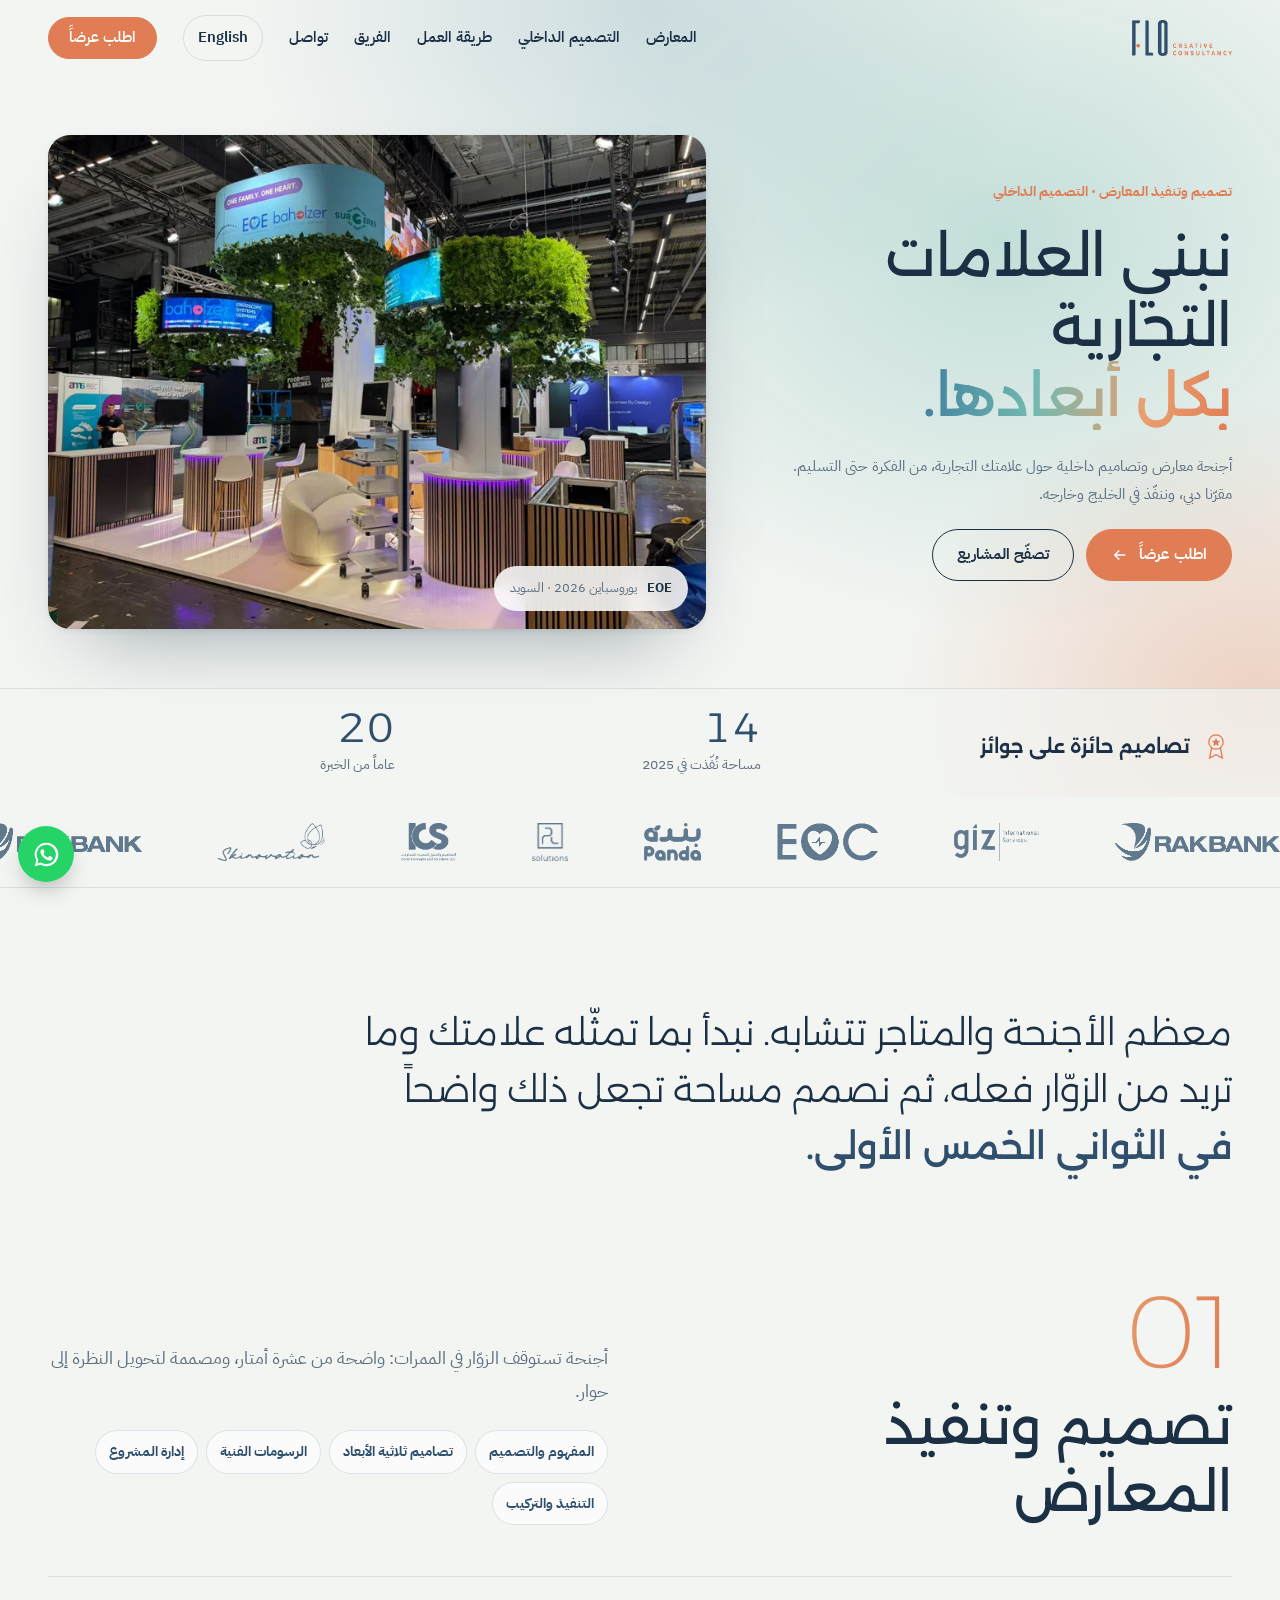
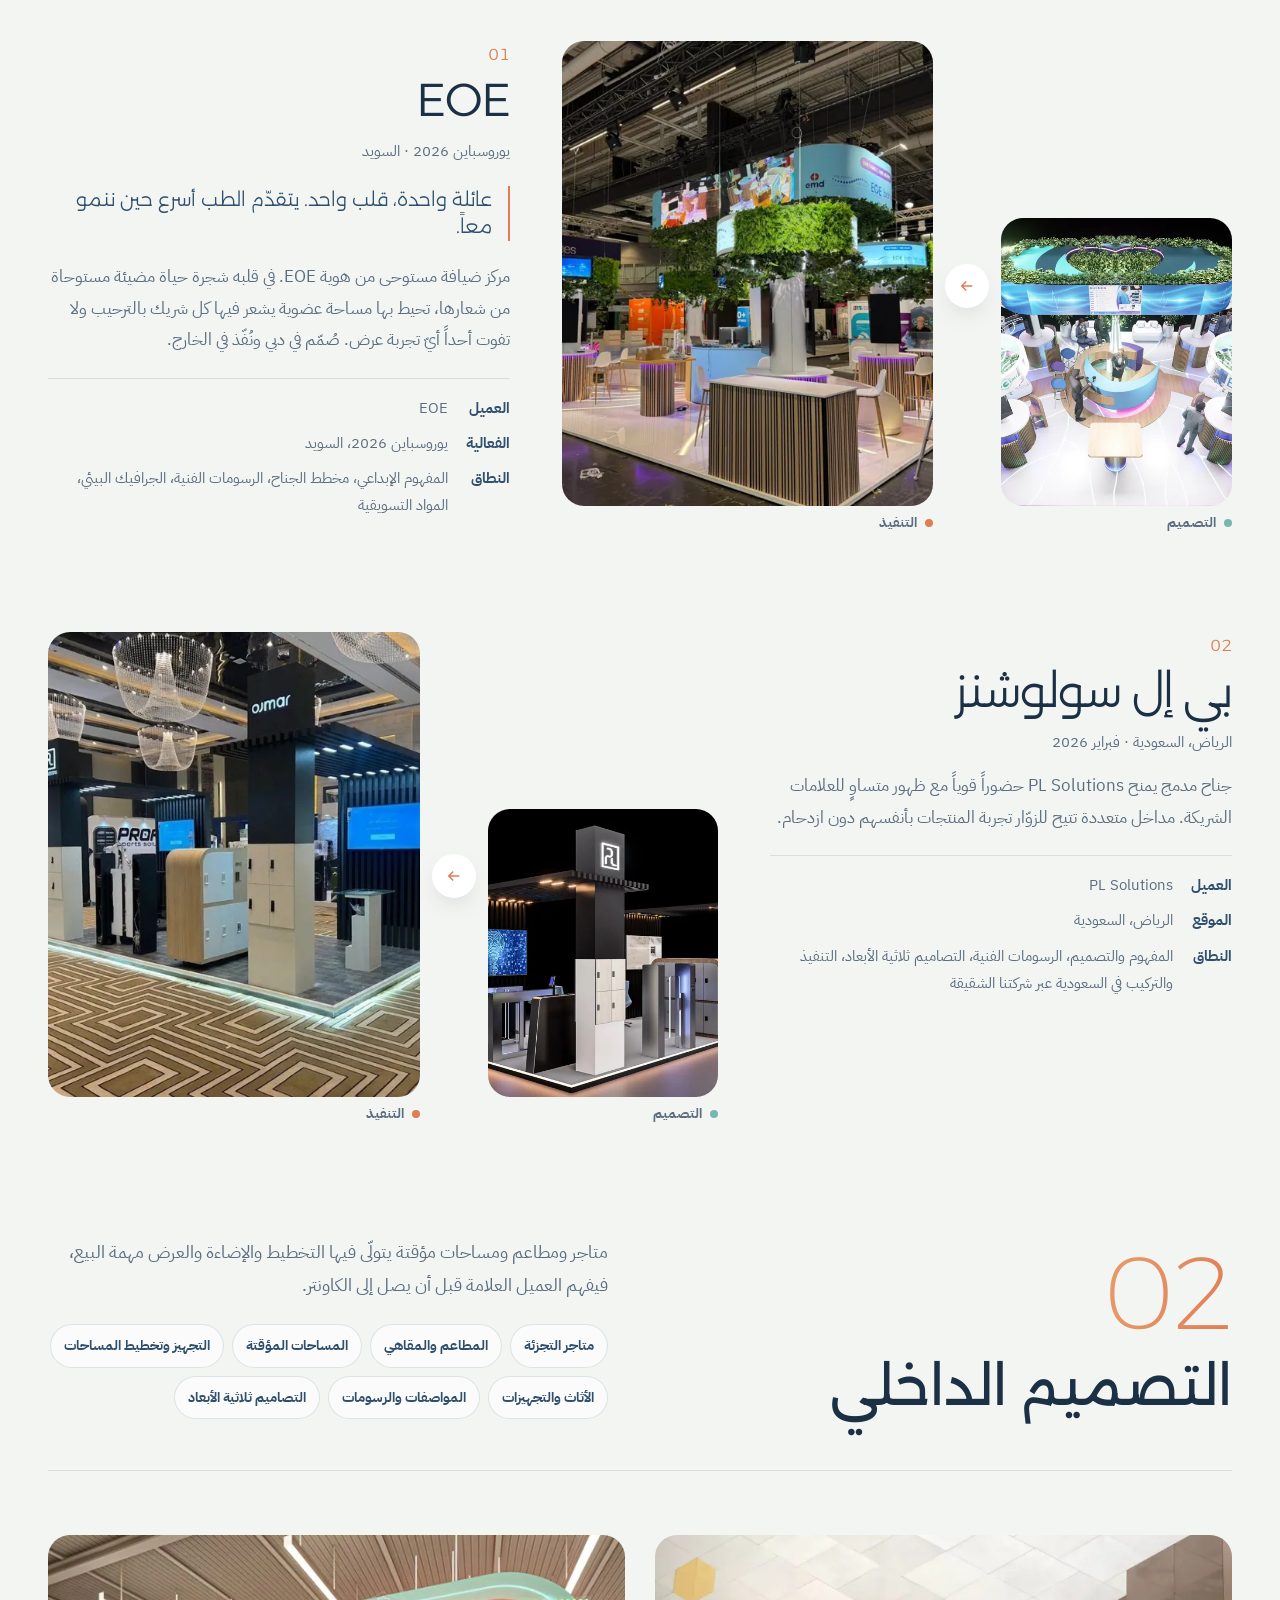
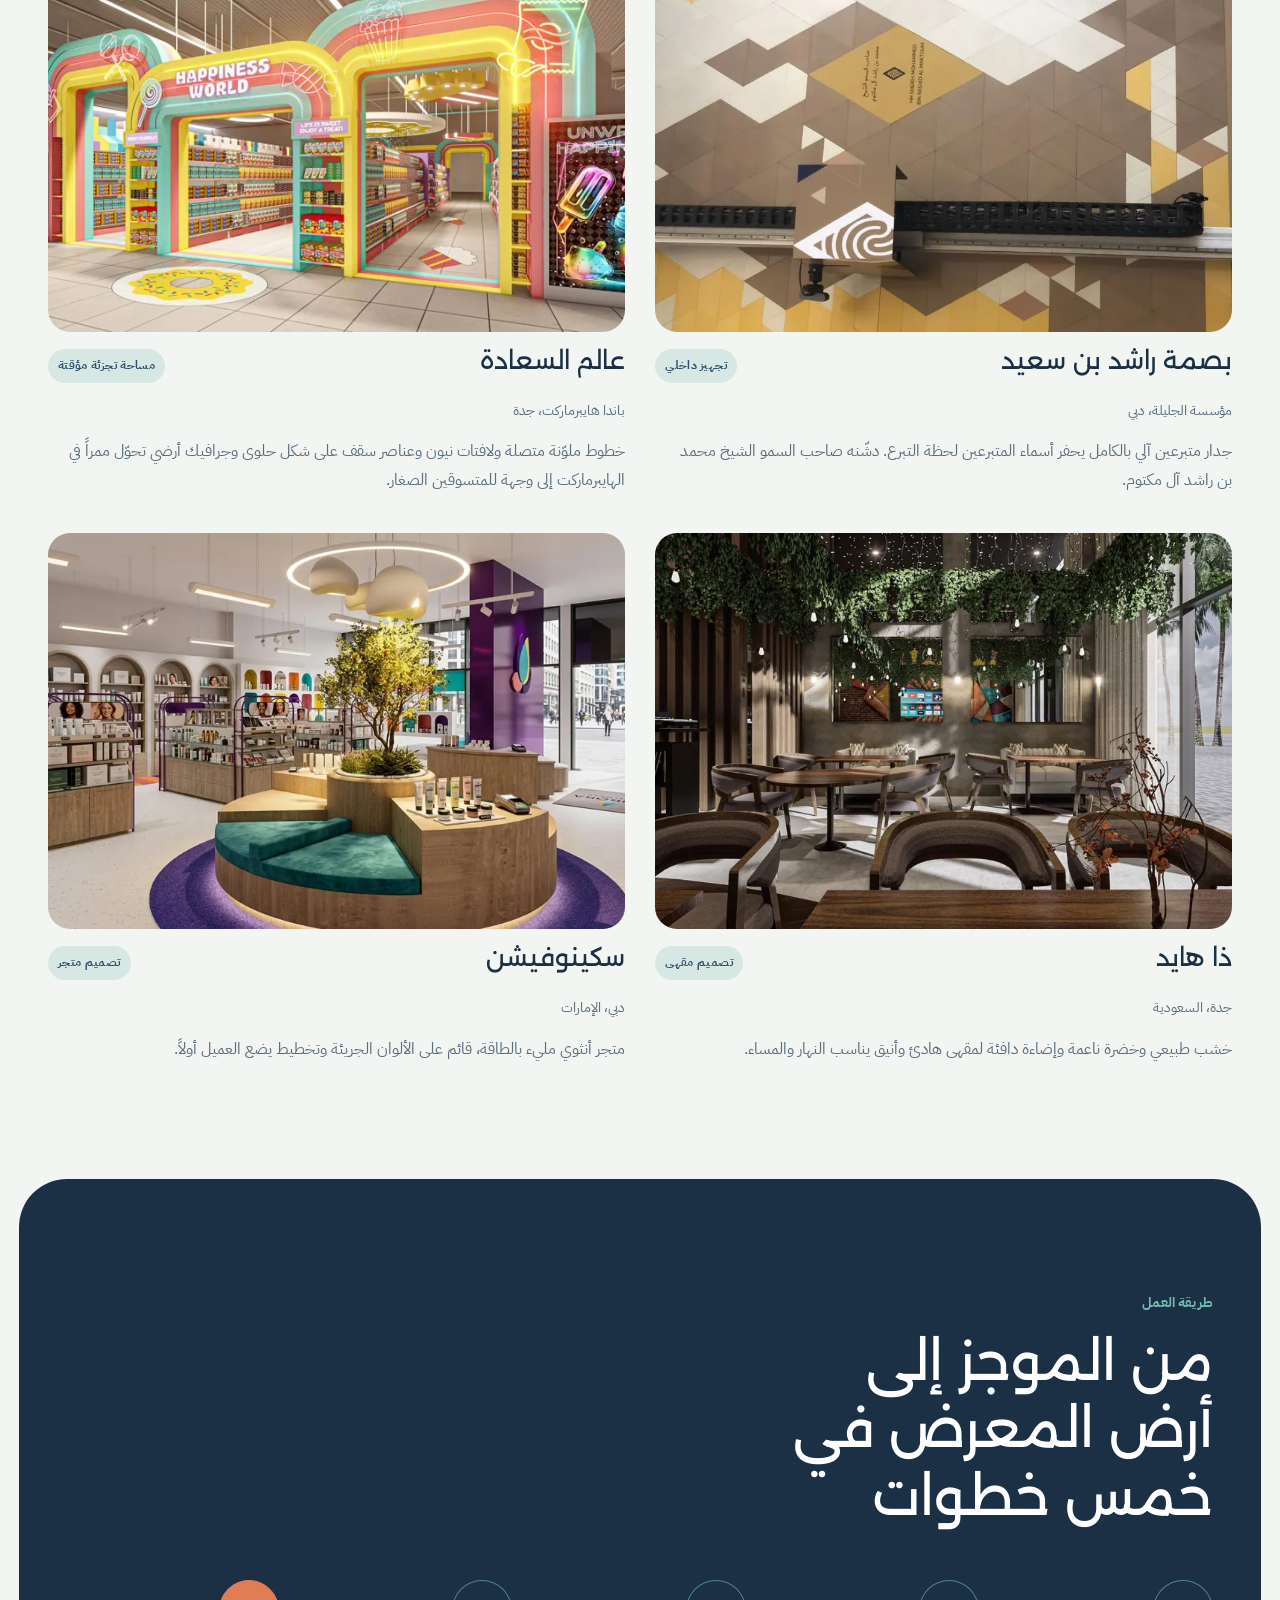
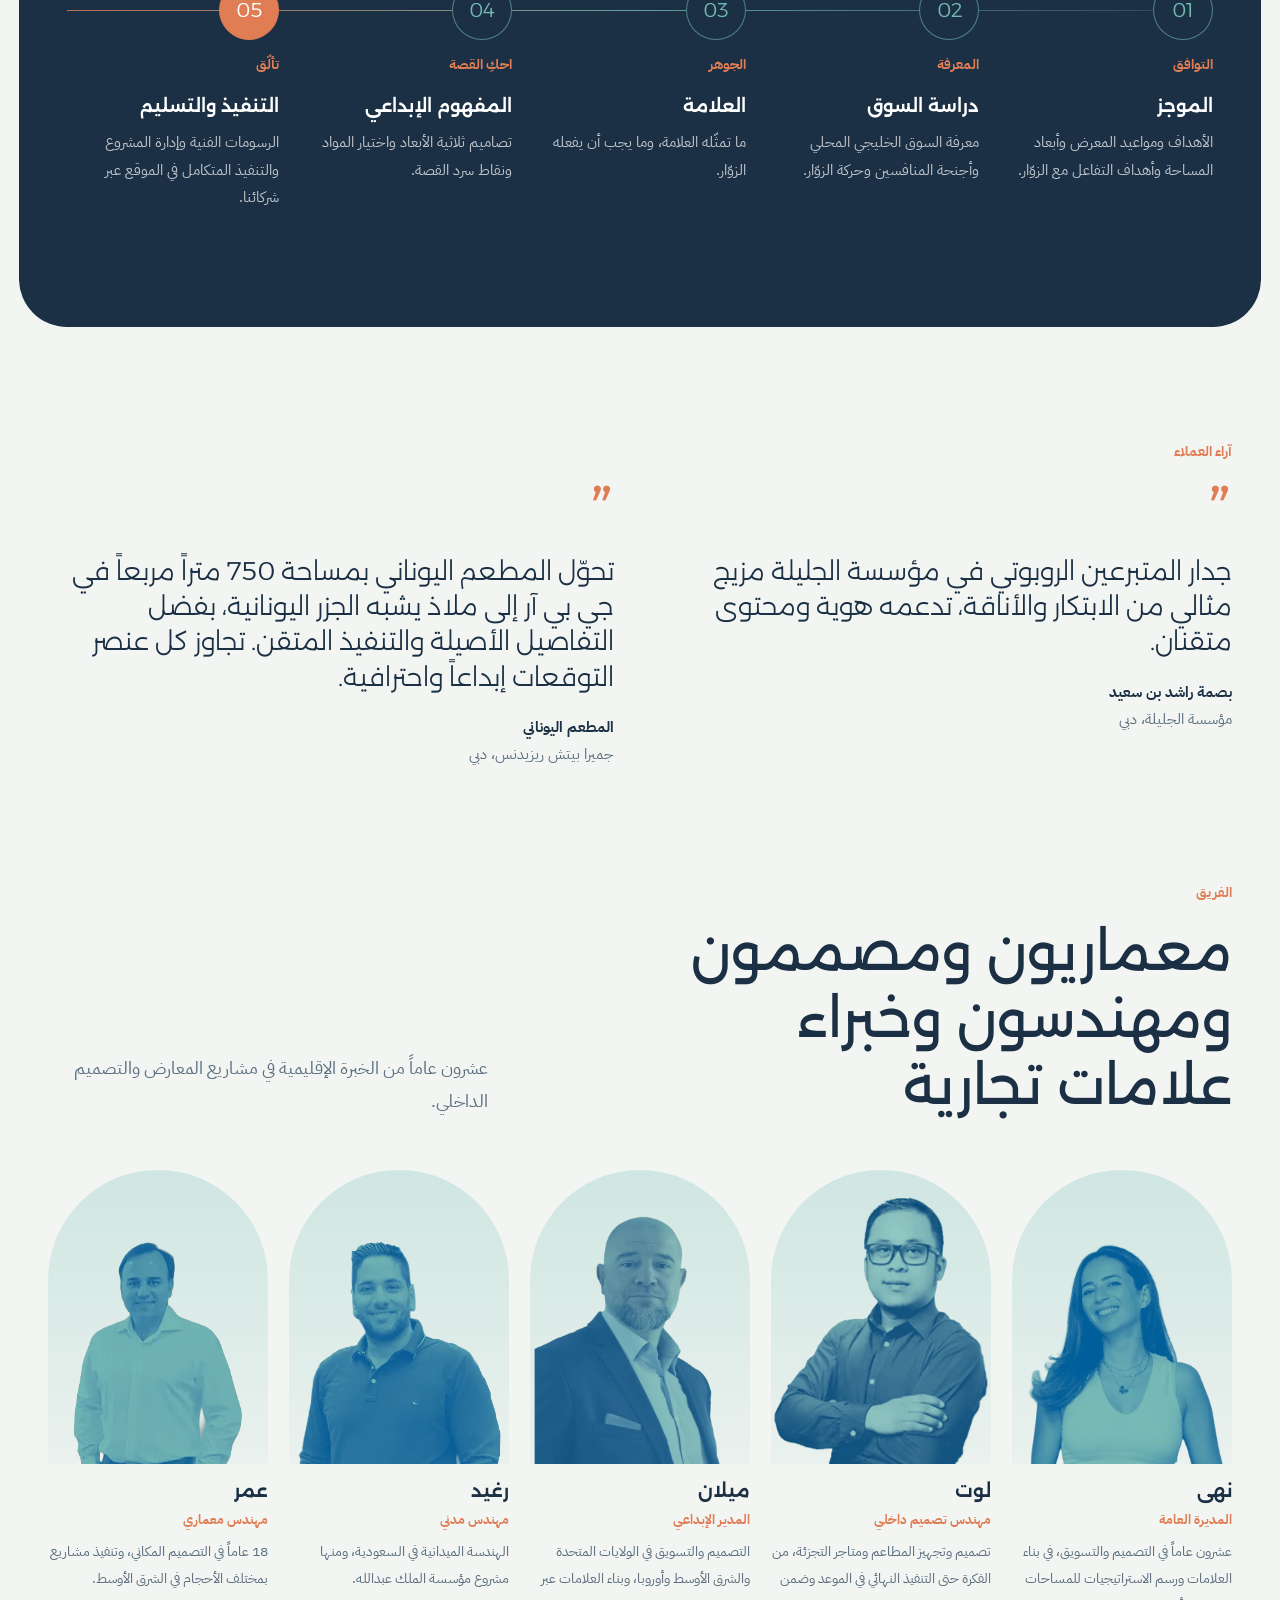
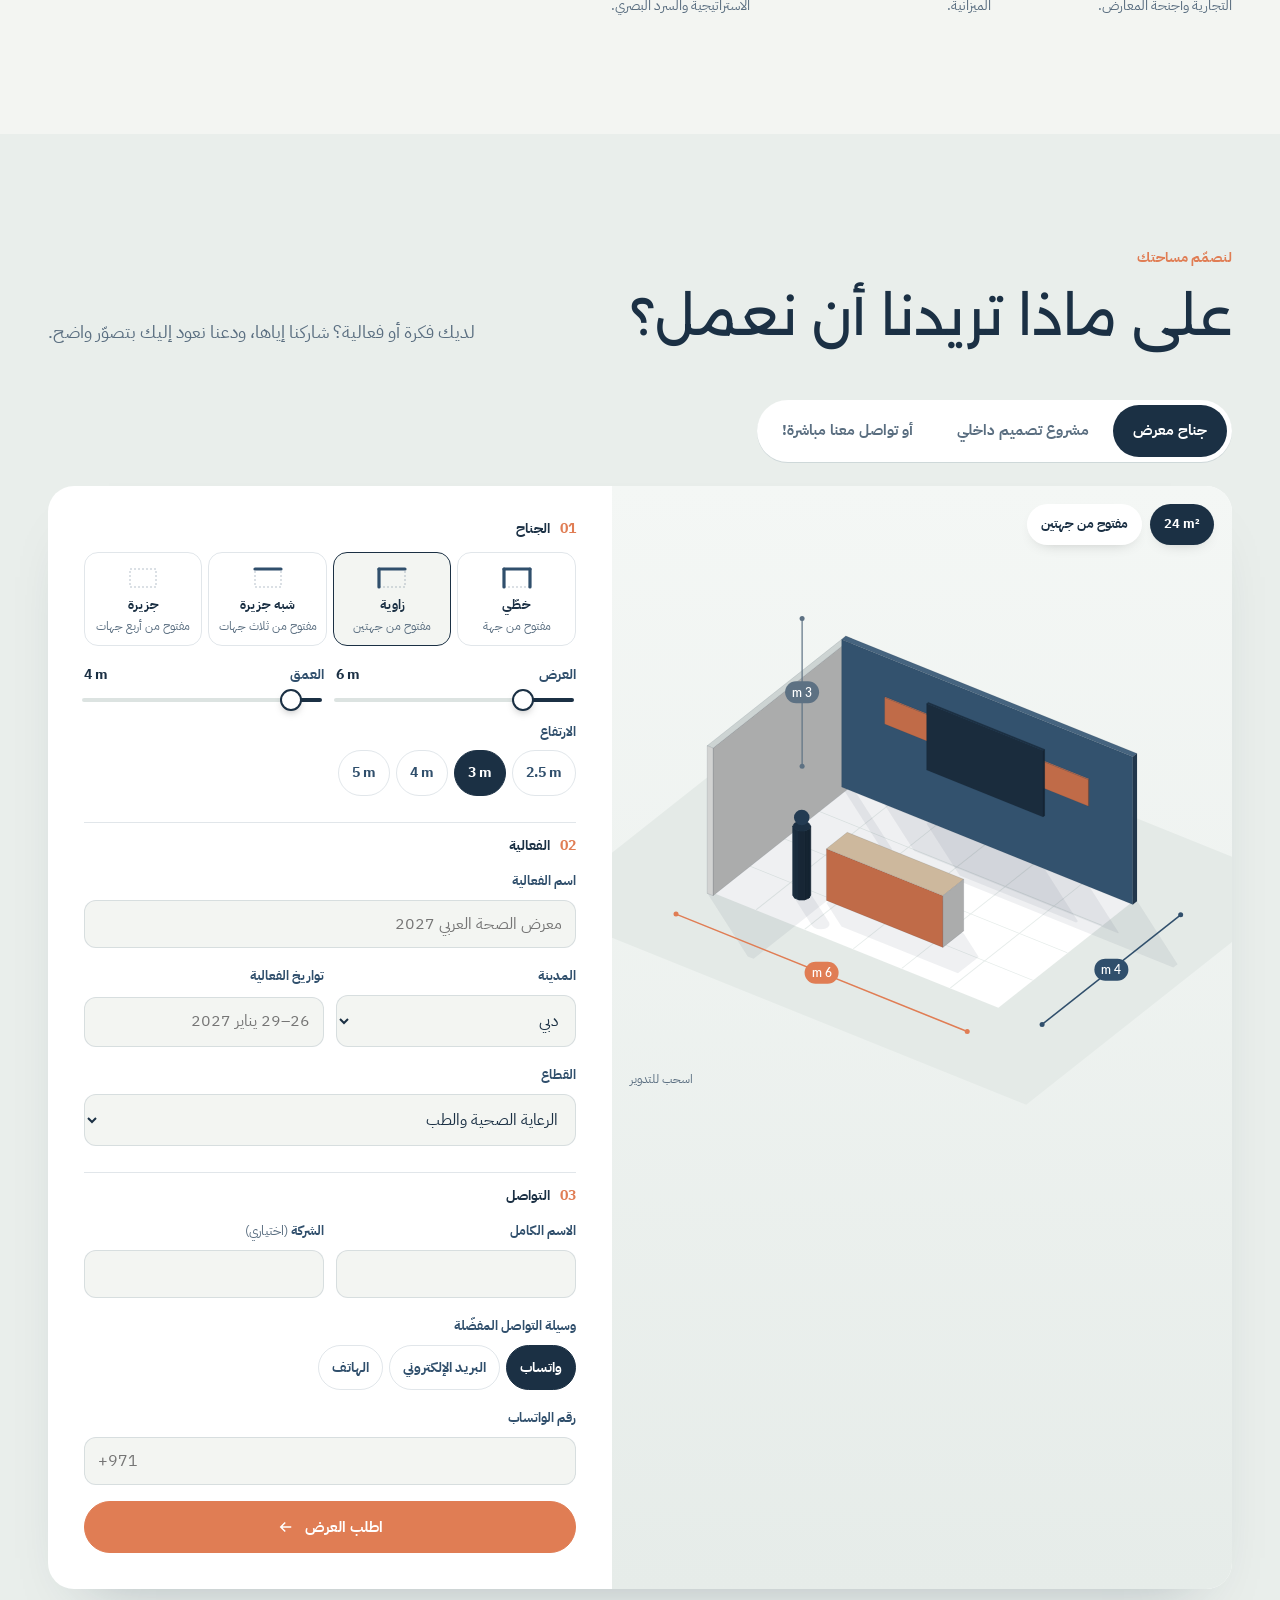
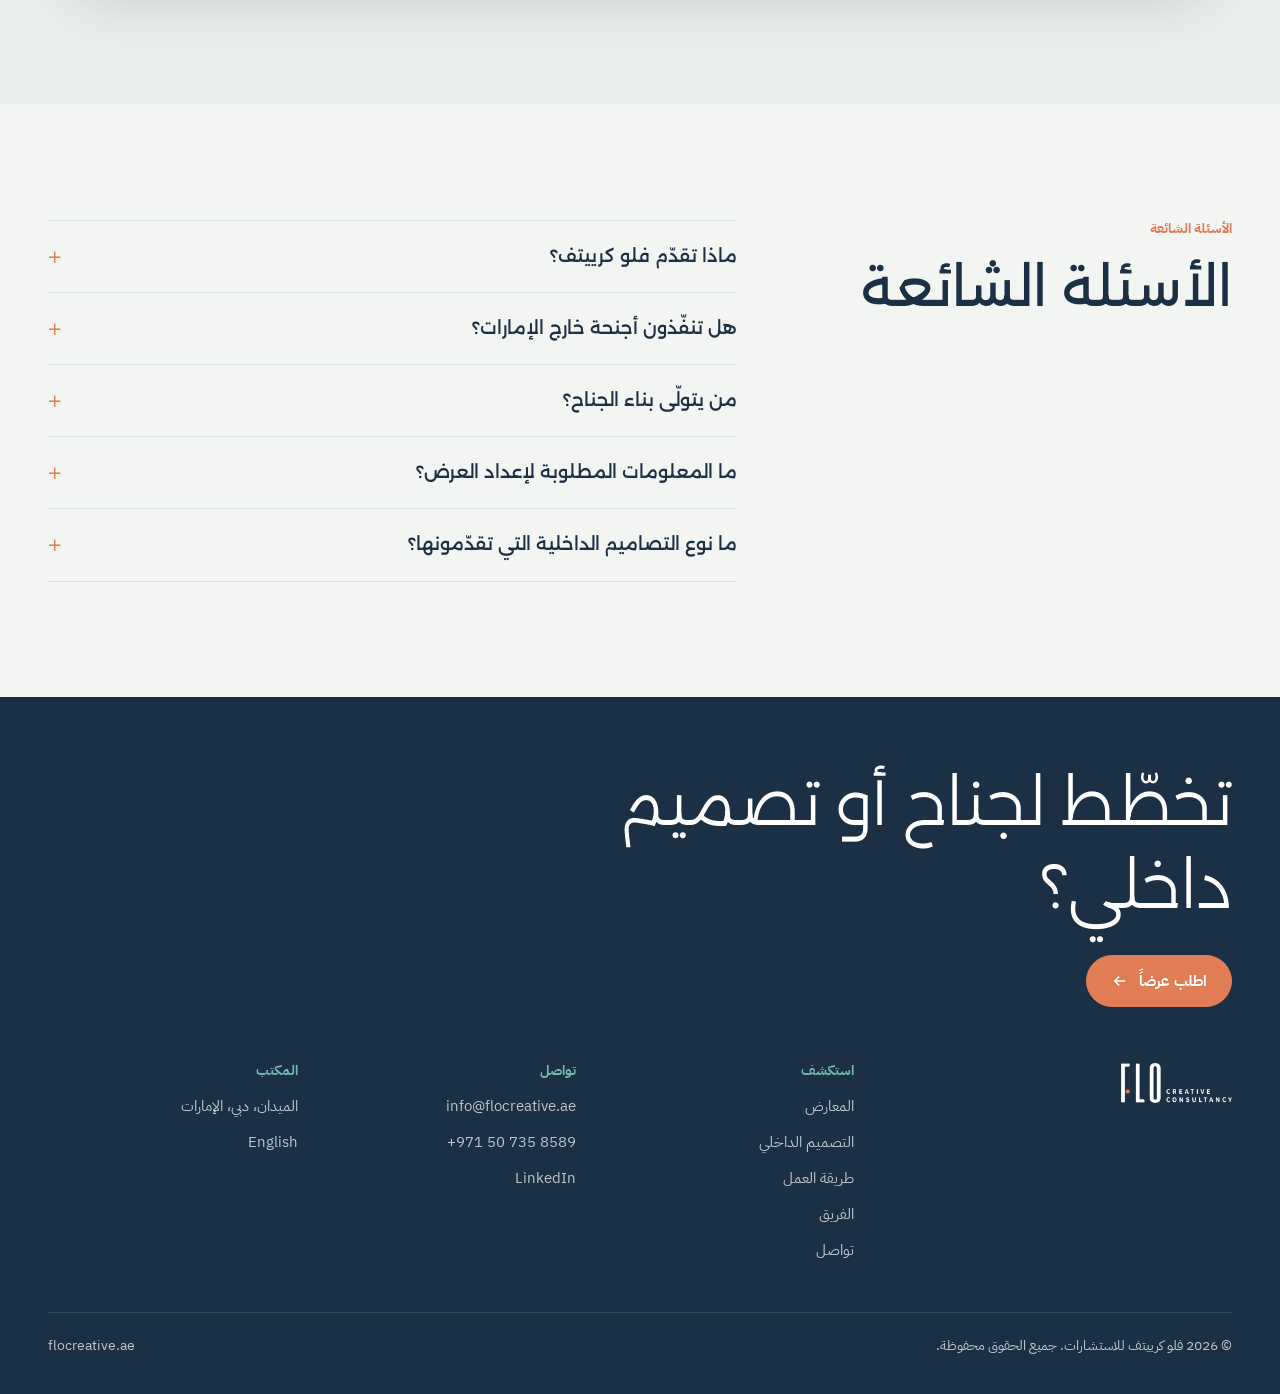
<file: ar/index.html>
<!DOCTYPE html>
<html lang="ar" dir="rtl">
<head>
<meta charset="utf-8">
<meta name="viewport" content="width=device-width, initial-scale=1">
<title>فلو كرييتف | تصميم وتنفيذ المعارض والتصميم الداخلي في دبي</title>
<meta name="description" content="تصميم وتنفيذ أجنحة المعارض والتصميم الداخلي، بتصاميم حائزة على جوائز حول علامتك التجارية من الفكرة حتى التسليم. مقرّنا دبي، وننفّذ في الخليج وخارجه.">
<link rel="canonical" href="https://flocreative.ae/ar/">
<link rel="alternate" hreflang="en" href="https://flocreative.ae/">
<link rel="alternate" hreflang="ar" href="https://flocreative.ae/ar/">
<link rel="alternate" hreflang="x-default" href="https://flocreative.ae/">
<meta name="robots" content="noindex, nofollow">
<meta name="theme-color" content="#F3F5F2">
<meta property="og:type" content="website"><meta property="og:site_name" content="Flo Creative">
<meta property="og:title" content="فلو كرييتف | تصميم وتنفيذ المعارض والتصميم الداخلي في دبي"><meta property="og:description" content="تصميم وتنفيذ أجنحة المعارض والتصميم الداخلي، بتصاميم حائزة على جوائز حول علامتك التجارية من الفكرة حتى التسليم. مقرّنا دبي، وننفّذ في الخليج وخارجه.">
<meta property="og:url" content="https://flocreative.ae/ar/"><meta property="og:image" content="https://flocreative.ae/assets/img/eoe-1-1600.webp"><meta property="og:locale" content="ar_AE">
<meta name="twitter:card" content="summary_large_image">
<link rel="icon" href="../assets/img/cropped-flo-creative-icon.png">
<link rel="preconnect" href="https://fonts.googleapis.com"><link rel="preconnect" href="https://fonts.gstatic.com" crossorigin>
<link rel="stylesheet" href="https://fonts.googleapis.com/css2?family=Alexandria:wght@200;300;400;500;600&family=IBM+Plex+Sans+Arabic:wght@400;500;700&family=Raleway:wght@200;300&family=Lato:wght@400;700&display=swap">
<link rel="stylesheet" href="../assets/site.css">
<link rel="preload" as="image" href="../assets/img/eoe-1-800.webp" imagesrcset="../assets/img/eoe-1-800.webp 800w, ../assets/img/eoe-1-1600.webp 1600w" imagesizes="(max-width: 980px) 100vw, 58vw" fetchpriority="high">
<script type="application/ld+json">{"@context": "https://schema.org", "@type": "ProfessionalService", "@id": "https://flocreative.ae/#org", "name": "Flo Creative Consultancy", "alternateName": ["Flo Creative", "فلو كرييتف"], "url": "https://flocreative.ae/ar/", "logo": "https://flocreative.ae/assets/img/flo-creative-main-logo.png", "image": "https://flocreative.ae/assets/img/eoe-3-1600.webp", "description": "تصميم وتنفيذ أجنحة المعارض والتصميم الداخلي، بتصاميم حائزة على جوائز حول علامتك التجارية من الفكرة حتى التسليم. مقرّنا دبي، وننفّذ في الخليج وخارجه.", "slogan": "We build brands across dimensions.", "email": "info@flocreative.ae", "telephone": "+971507358589", "address": {"@type": "PostalAddress", "addressLocality": "Al Meydan, Dubai", "addressCountry": "AE"}, "areaServed": ["United Arab Emirates", "Saudi Arabia", "GCC", "MENA", "Europe"], "knowsAbout": ["Exhibition design and build", "Exhibition stand design", "Trade show booth design", "Custom exhibition stands", "Interior design", "Retail interior design", "F&B interior design", "Pop-up store design"], "sameAs": ["https://www.linkedin.com/company/flo-creative-consultancy/"], "inLanguage": "ar", "hasOfferCatalog": {"@type": "OfferCatalog", "name": "Services", "itemListElement": [{"@type": "Offer", "itemOffered": {"@type": "Service", "name": "تصميم وتنفيذ المعارض", "description": "أجنحة تستوقف الزوّار في الممرات: واضحة من عشرة أمتار، ومصممة لتحويل النظرة إلى حوار."}}, {"@type": "Offer", "itemOffered": {"@type": "Service", "name": "التصميم الداخلي", "description": "متاجر ومطاعم ومساحات مؤقتة يتولّى فيها التخطيط والإضاءة والعرض مهمة البيع، فيفهم العميل العلامة قبل أن يصل إلى الكاونتر."}}]}}</script>
<script type="application/ld+json">{"@context": "https://schema.org", "@type": "WebSite", "name": "Flo Creative", "url": "https://flocreative.ae/", "inLanguage": ["en", "ar"]}</script>
<script type="application/ld+json">{"@context": "https://schema.org", "@type": "ItemList", "itemListElement": [{"@type": "ListItem", "position": 1, "item": {"@type": "CreativeWork", "creator": {"@id": "https://flocreative.ae/#org"}, "name": "EOE", "description": "مركز ضيافة مستوحى من هوية EOE. في قلبه شجرة حياة مضيئة مستوحاة من شعارها، تحيط بها مساحة عضوية يشعر فيها كل شريك بالترحيب ولا تفوت أحداً أيّ تجربة عرض. صُمّم في دبي ونُفّذ في الخارج.", "locationCreated": "يوروسباين 2026 · السويد"}}, {"@type": "ListItem", "position": 2, "item": {"@type": "CreativeWork", "creator": {"@id": "https://flocreative.ae/#org"}, "name": "بي إل سولوشنز", "description": "جناح مدمج يمنح PL Solutions حضوراً قوياً مع ظهور متساوٍ للعلامات الشريكة. مداخل متعددة تتيح للزوّار تجربة المنتجات بأنفسهم دون ازدحام.", "locationCreated": "الرياض، السعودية · فبراير 2026"}}, {"@type": "ListItem", "position": 3, "item": {"@type": "CreativeWork", "creator": {"@id": "https://flocreative.ae/#org"}, "name": "بصمة راشد بن سعيد", "description": "جدار متبرعين آلي بالكامل يحفر أسماء المتبرعين لحظة التبرع. دشّنه صاحب السمو الشيخ محمد بن راشد آل مكتوم.", "locationCreated": "مؤسسة الجليلة، دبي"}}, {"@type": "ListItem", "position": 4, "item": {"@type": "CreativeWork", "creator": {"@id": "https://flocreative.ae/#org"}, "name": "عالم السعادة", "description": "خطوط ملوّنة متصلة ولافتات نيون وعناصر سقف على شكل حلوى وجرافيك أرضي تحوّل ممراً في الهايبرماركت إلى وجهة للمتسوقين الصغار.", "locationCreated": "باندا هايبرماركت، جدة"}}, {"@type": "ListItem", "position": 5, "item": {"@type": "CreativeWork", "creator": {"@id": "https://flocreative.ae/#org"}, "name": "ذا هايد", "description": "خشب طبيعي وخضرة ناعمة وإضاءة دافئة لمقهى هادئ وأنيق يناسب النهار والمساء.", "locationCreated": "جدة، السعودية"}}, {"@type": "ListItem", "position": 6, "item": {"@type": "CreativeWork", "creator": {"@id": "https://flocreative.ae/#org"}, "name": "سكينوفيشن", "description": "متجر أنثوي مليء بالطاقة، قائم على الألوان الجريئة وتخطيط يضع العميل أولاً.", "locationCreated": "دبي، الإمارات"}}]}</script>
<script type="application/ld+json">{"@context": "https://schema.org", "@type": "FAQPage", "inLanguage": "ar", "mainEntity": [{"@type": "Question", "name": "ماذا تقدّم فلو كرييتف؟", "acceptedAnswer": {"@type": "Answer", "text": "تعمل فلو كرييتف في تخصصين: تصميم وتنفيذ أجنحة المعارض، والتصميم الداخلي لمتاجر التجزئة والمطاعم والمساحات المؤقتة. كل مشروع يُصمَّم حول علامة العميل من الفكرة حتى التسليم. مقرّنا دبي ونعمل في الإمارات والسعودية والشرق الأوسط."}}, {"@type": "Question", "name": "هل تنفّذون أجنحة خارج الإمارات؟", "acceptedAnswer": {"@type": "Answer", "text": "نعم. صُمّم جناح EOE لمعرض يوروسباين 2026 في السويد في دبي ونُفّذ في الخارج، ونُفّذ جناح بي إل سولوشنز في الرياض عبر شركتنا الشقيقة في السعودية."}}, {"@type": "Question", "name": "من يتولّى بناء الجناح؟", "acceptedAnswer": {"@type": "Answer", "text": "نقود المفهوم والتصاميم ثلاثية الأبعاد والرسومات الفنية وإدارة المشروع، ويتولّى شركاؤنا في الإنتاج البناء والتركيب، ويُسلَّم الجناح مطابقاً للتصميم المعتمد في الموعد المتفق عليه."}}, {"@type": "Question", "name": "ما المعلومات المطلوبة لإعداد العرض؟", "acceptedAnswer": {"@type": "Answer", "text": "اسم الفعالية والتواريخ ومساحة الجناح، إضافة إلى أهدافك. نموذج طلب العرض في هذه الصفحة يغطي الأساسيات."}}, {"@type": "Question", "name": "ما نوع التصاميم الداخلية التي تقدّمونها؟", "acceptedAnswer": {"@type": "Answer", "text": "متاجر التجزئة والمطاعم والمساحات المؤقتة وصالات العرض: التجهيز وتخطيط المساحات والأثاث والتجهيزات والمواصفات والرسومات الفنية والتصاميم ثلاثية الأبعاد."}}]}</script>
</head>
<body>
<a class="skip" href="#main">انتقل إلى المحتوى</a>
<header class="hdr">
  <div class="wrap">
    <a class="logo" href="./" aria-label="Flo Creative Consultancy"><img src="../assets/img/flo-creative-main-logo.png" alt="Flo Creative Consultancy" width="674" height="243"></a>
    <button class="menu-btn" type="button" aria-expanded="false" aria-controls="nav" aria-label="القائمة"><svg viewBox="0 0 24 24" fill="none" stroke="currentColor" stroke-width="1.8" aria-hidden="true"><path d="M4 7h16M4 12h16M4 17h10"/></svg></button>
    <nav class="nav" id="nav" aria-label="Main"><a href="#exhibitions">المعارض</a><a href="#interiors">التصميم الداخلي</a><a href="#process">طريقة العمل</a><a href="#team">الفريق</a><a href="#proposal">تواصل</a><a class="lang" href="../index.html" hreflang="en" lang="en">English</a><a class="btn btn--coral" href="#proposal">اطلب عرضاً</a></nav>
  </div>
</header>

<main id="main">
<section class="hero" aria-labelledby="h1">
  <div class="wrap hero-grid">
    <div class="hero-copy">
      <div class="eyebrow">تصميم وتنفيذ المعارض · التصميم الداخلي</div>
      <h1 id="h1">نبني العلامات التجارية <span class="grad">بكل أبعادها.</span></h1>
      <p class="lead">أجنحة معارض وتصاميم داخلية حول علامتك التجارية، من الفكرة حتى التسليم. مقرّنا دبي، وننفّذ في الخليج وخارجه.</p>
      <div class="hero-ctas"><a class="btn btn--coral" href="#proposal">اطلب عرضاً <svg class="arr" viewBox="0 0 24 24" fill="none" stroke="currentColor" stroke-width="2" aria-hidden="true"><path d="M5 12h14M13 6l6 6-6 6"/></svg></a><a class="btn btn--ghost" href="#exhibitions">تصفّح المشاريع</a></div>
    </div>
    <figure class="hero-photo">
      <img src="../assets/img/eoe-1-800.webp" srcset="../assets/img/eoe-1-800.webp 800w, ../assets/img/eoe-1-1600.webp 1600w" sizes="(max-width: 980px) 100vw, 58vw" width="1600" height="1200" alt="جناح EOE في يوروسباين 2026: مظلات نباتية وحلقات LED وكاونترات خشبية" fetchpriority="high" decoding="async">
      <figcaption><b>EOE</b><span>يوروسباين 2026 · السويد</span></figcaption>
    </figure>
  </div>
  <div class="hero-bar"><div class="wrap"><div class="kpi award"><b><svg viewBox="0 0 40 40" fill="none" stroke="currentColor" stroke-width="1.6" aria-hidden="true"><circle cx="20" cy="15" r="9"/><path d="M14.5 22.5 12 35l8-4 8 4-2.5-12.5"/><path d="m20 10 1.6 3.3 3.6.5-2.6 2.5.6 3.6-3.2-1.7-3.2 1.7.6-3.6-2.6-2.5 3.6-.5z" fill="currentColor" stroke="none"/></svg>تصاميم حائزة على جوائز</b></div><div class="kpi"><b>14</b><span>مساحة نُفّذت في 2025</span></div><div class="kpi"><b>20</b><span>عاماً من الخبرة</span></div></div></div>
</section>

<div class="marquee" aria-label="عملاؤنا"><ul><li><img src="../assets/img/client-rakbank.png" alt="RAKBANK" height="38" loading="lazy" decoding="async"></li><li><img src="../assets/img/client-giz.png" alt="GIZ International Services" height="38" loading="lazy" decoding="async"></li><li><img src="../assets/img/client-eoe.png" alt="EOE" height="38" loading="lazy" decoding="async"></li><li><img src="../assets/img/client-panda.png" alt="Panda Hypermarket" height="38" loading="lazy" decoding="async"></li><li><img src="../assets/img/client-plsolutions.png" alt="PL Solutions" height="38" loading="lazy" decoding="async"></li><li><img src="../assets/img/client-ics.png" alt="ICS Iconic Concepts and Solutions" height="38" loading="lazy" decoding="async"></li><li><img src="../assets/img/client-skinovation.png" alt="Skinovation" height="38" loading="lazy" decoding="async"></li><li aria-hidden="true"><img src="../assets/img/client-rakbank.png" alt="" height="38" loading="lazy" decoding="async"></li><li aria-hidden="true"><img src="../assets/img/client-giz.png" alt="" height="38" loading="lazy" decoding="async"></li><li aria-hidden="true"><img src="../assets/img/client-eoe.png" alt="" height="38" loading="lazy" decoding="async"></li><li aria-hidden="true"><img src="../assets/img/client-panda.png" alt="" height="38" loading="lazy" decoding="async"></li><li aria-hidden="true"><img src="../assets/img/client-plsolutions.png" alt="" height="38" loading="lazy" decoding="async"></li><li aria-hidden="true"><img src="../assets/img/client-ics.png" alt="" height="38" loading="lazy" decoding="async"></li><li aria-hidden="true"><img src="../assets/img/client-skinovation.png" alt="" height="38" loading="lazy" decoding="async"></li></ul></div>

<section class="sec intro"><div class="wrap"><p>معظم الأجنحة والمتاجر تتشابه. نبدأ بما تمثّله علامتك وما تريد من الزوّار فعله، ثم نصمم مساحة تجعل ذلك واضحاً <strong>في الثواني الخمس الأولى.</strong></p></div></section>

<section class="sec" id="exhibitions" aria-labelledby="exhibitions-t" style="padding-top:0">
  <div class="wrap"><header class="disc"><div><span class="num" aria-hidden="true">01</span><h2 id="exhibitions-t">تصميم وتنفيذ المعارض</h2></div>
      <div><p class="lead">أجنحة تستوقف الزوّار في الممرات: واضحة من عشرة أمتار، ومصممة لتحويل النظرة إلى حوار.</p><ul class="scope"><li>المفهوم والتصميم</li><li>تصاميم ثلاثية الأبعاد</li><li>الرسومات الفنية</li><li>إدارة المشروع</li><li>التنفيذ والتركيب</li></ul></div></header><article class="case" id="case-eoe">
      <div class="rb">
        <figure class="r"><div class="ph"><img src="../assets/img/eoe-render-800.webp" srcset="../assets/img/eoe-render-800.webp 800w, ../assets/img/eoe-render-1600.webp 1600w" sizes="(max-width:900px) 45vw, 22vw" width="1600" height="1200" alt="تصميم ثلاثي الأبعاد لجناح EOE من الأعلى" loading="lazy" decoding="async"></div><figcaption><i></i>التصميم</figcaption></figure>
        <span class="to" aria-hidden="true"><svg class="arr" viewBox="0 0 24 24" fill="none" stroke="currentColor" stroke-width="2" aria-hidden="true"><path d="M5 12h14M13 6l6 6-6 6"/></svg></span>
        <figure class="b"><div class="ph"><img src="../assets/img/eoe-3-800.webp" srcset="../assets/img/eoe-3-800.webp 800w, ../assets/img/eoe-3-1600.webp 1600w" sizes="(max-width:900px) 55vw, 34vw" width="1600" height="1200" alt="جناح EOE في أرض معرض يوروسباين 2026" loading="lazy" decoding="async"></div><figcaption><i></i>التنفيذ</figcaption></figure>
      </div>
      <div class="txt"><span class="idx">01</span><h3>EOE</h3><div class="where">يوروسباين 2026 · السويد</div><blockquote>عائلة واحدة، قلب واحد. يتقدّم الطب أسرع حين ننمو معاً.</blockquote><p>مركز ضيافة مستوحى من هوية EOE. في قلبه شجرة حياة مضيئة مستوحاة من شعارها، تحيط بها مساحة عضوية يشعر فيها كل شريك بالترحيب ولا تفوت أحداً أيّ تجربة عرض. صُمّم في دبي ونُفّذ في الخارج.</p>
        <dl><dt>العميل</dt><dd>EOE</dd><dt>الفعالية</dt><dd>يوروسباين 2026، السويد</dd><dt>النطاق</dt><dd>المفهوم الإبداعي، مخطط الجناح، الرسومات الفنية، الجرافيك البيئي، المواد التسويقية</dd></dl></div>
    </article><article class="case flip" id="case-pl">
      <div class="rb">
        <figure class="r"><div class="ph"><img src="../assets/img/pl-render-800.webp" srcset="../assets/img/pl-render-800.webp 800w, ../assets/img/pl-render-1600.webp 1600w" sizes="(max-width:900px) 45vw, 22vw" width="1600" height="1200" alt="تصميم ثلاثي الأبعاد لجناح بي إل سولوشنز" loading="lazy" decoding="async"></div><figcaption><i></i>التصميم</figcaption></figure>
        <span class="to" aria-hidden="true"><svg class="arr" viewBox="0 0 24 24" fill="none" stroke="currentColor" stroke-width="2" aria-hidden="true"><path d="M5 12h14M13 6l6 6-6 6"/></svg></span>
        <figure class="b"><div class="ph"><img src="../assets/img/pl-1-800.webp" srcset="../assets/img/pl-1-800.webp 800w, ../assets/img/pl-1-1600.webp 1600w" sizes="(max-width:900px) 55vw, 34vw" width="1600" height="1200" alt="جناح بي إل سولوشنز بعد التنفيذ في الرياض" loading="lazy" decoding="async"></div><figcaption><i></i>التنفيذ</figcaption></figure>
      </div>
      <div class="txt"><span class="idx">02</span><h3>بي إل سولوشنز</h3><div class="where">الرياض، السعودية · فبراير 2026</div><p>جناح مدمج يمنح PL Solutions حضوراً قوياً مع ظهور متساوٍ للعلامات الشريكة. مداخل متعددة تتيح للزوّار تجربة المنتجات بأنفسهم دون ازدحام.</p>
        <dl><dt>العميل</dt><dd>PL Solutions</dd><dt>الموقع</dt><dd>الرياض، السعودية</dd><dt>النطاق</dt><dd>المفهوم والتصميم، الرسومات الفنية، التصاميم ثلاثية الأبعاد، التنفيذ والتركيب في السعودية عبر شركتنا الشقيقة</dd></dl></div>
    </article></div>
</section>

<section class="sec" id="interiors" aria-labelledby="interiors-t" style="padding-top:0">
  <div class="wrap"><header class="disc"><div><span class="num" aria-hidden="true">02</span><h2 id="interiors-t">التصميم الداخلي</h2></div>
      <div><p class="lead">متاجر ومطاعم ومساحات مؤقتة يتولّى فيها التخطيط والإضاءة والعرض مهمة البيع، فيفهم العميل العلامة قبل أن يصل إلى الكاونتر.</p><ul class="scope"><li>متاجر التجزئة</li><li>المطاعم والمقاهي</li><li>المساحات المؤقتة</li><li>التجهيز وتخطيط المساحات</li><li>الأثاث والتجهيزات</li><li>المواصفات والرسومات</li><li>التصاميم ثلاثية الأبعاد</li></ul></div></header><div class="cards"><article class="card"><div class="ph"><img src="../assets/img/bassmat-1-800.webp" srcset="../assets/img/bassmat-1-800.webp 800w, ../assets/img/bassmat-1-1600.webp 1600w" sizes="(max-width:760px) 100vw, 50vw" width="1600" height="1200" alt="جدار بصمة راشد بن سعيد ببلاطاته الهندسية المحفورة" loading="lazy" decoding="async"></div>
        <div class="meta"><h3>بصمة راشد بن سعيد</h3><span class="tag">تجهيز داخلي</span></div><span class="where">مؤسسة الجليلة، دبي</span><p>جدار متبرعين آلي بالكامل يحفر أسماء المتبرعين لحظة التبرع. دشّنه صاحب السمو الشيخ محمد بن راشد آل مكتوم.</p></article><article class="card"><div class="ph"><img src="../assets/img/panda-1-800.webp" srcset="../assets/img/panda-1-800.webp 800w, ../assets/img/panda-1-1600.webp 1600w" sizes="(max-width:760px) 100vw, 50vw" width="1600" height="1200" alt="منطقة عالم السعادة داخل باندا هايبرماركت" loading="lazy" decoding="async"></div>
        <div class="meta"><h3>عالم السعادة</h3><span class="tag">مساحة تجزئة مؤقتة</span></div><span class="where">باندا هايبرماركت، جدة</span><p>خطوط ملوّنة متصلة ولافتات نيون وعناصر سقف على شكل حلوى وجرافيك أرضي تحوّل ممراً في الهايبرماركت إلى وجهة للمتسوقين الصغار.</p></article><article class="card"><div class="ph"><img src="../assets/img/hide-1-800.webp" srcset="../assets/img/hide-1-800.webp 800w, ../assets/img/hide-1-1600.webp 1600w" sizes="(max-width:760px) 100vw, 50vw" width="1600" height="1200" alt="مقهى ذا هايد بطاولات خشبية ونباتات معلّقة" loading="lazy" decoding="async"></div>
        <div class="meta"><h3>ذا هايد</h3><span class="tag">تصميم مقهى</span></div><span class="where">جدة، السعودية</span><p>خشب طبيعي وخضرة ناعمة وإضاءة دافئة لمقهى هادئ وأنيق يناسب النهار والمساء.</p></article><article class="card"><div class="ph"><img src="../assets/img/skin-1-800.webp" srcset="../assets/img/skin-1-800.webp 800w, ../assets/img/skin-1-1600.webp 1600w" sizes="(max-width:760px) 100vw, 50vw" width="1600" height="1200" alt="متجر سكينوفيشن مع منصة عرض مركزية حول شجرة" loading="lazy" decoding="async"></div>
        <div class="meta"><h3>سكينوفيشن</h3><span class="tag">تصميم متجر</span></div><span class="where">دبي، الإمارات</span><p>متجر أنثوي مليء بالطاقة، قائم على الألوان الجريئة وتخطيط يضع العميل أولاً.</p></article></div></div>
</section>

<section class="sec process" id="process" aria-labelledby="p-t">
  <div class="wrap">
    <div class="sec-head"><div><div class="eyebrow">طريقة العمل</div><h2 id="p-t">من الموجز إلى أرض المعرض في خمس خطوات</h2></div></div>
    <ol class="steps"><li><span class="n">01</span><span class="pill">التوافق</span><h3>الموجز</h3><p>الأهداف ومواعيد المعرض وأبعاد المساحة وأهداف التفاعل مع الزوّار.</p></li><li><span class="n">02</span><span class="pill">المعرفة</span><h3>دراسة السوق</h3><p>معرفة السوق الخليجي المحلي وأجنحة المنافسين وحركة الزوّار.</p></li><li><span class="n">03</span><span class="pill">الجوهر</span><h3>العلامة</h3><p>ما تمثّله العلامة، وما يجب أن يفعله الزوّار.</p></li><li><span class="n">04</span><span class="pill">احكِ القصة</span><h3>المفهوم الإبداعي</h3><p>تصاميم ثلاثية الأبعاد واختيار المواد ونقاط سرد القصة.</p></li><li><span class="n">05</span><span class="pill">تألّق</span><h3>التنفيذ والتسليم</h3><p>الرسومات الفنية وإدارة المشروع والتنفيذ المتكامل في الموقع عبر شركائنا.</p></li></ol>
  </div>
</section>

<section class="sec" aria-labelledby="q-t">
  <div class="wrap"><h2 class="vh" id="q-t">آراء العملاء</h2><div class="eyebrow" style="margin-bottom:36px">آراء العملاء</div><div class="quotes"><figure><blockquote>جدار المتبرعين الروبوتي في مؤسسة الجليلة مزيج مثالي من الابتكار والأناقة، تدعمه هوية ومحتوى متقنان.</blockquote><figcaption><b>بصمة راشد بن سعيد</b>مؤسسة الجليلة، دبي</figcaption></figure><figure><blockquote>تحوّل المطعم اليوناني بمساحة 750 متراً مربعاً في جي بي آر إلى ملاذ يشبه الجزر اليونانية، بفضل التفاصيل الأصيلة والتنفيذ المتقن. تجاوز كل عنصر التوقعات إبداعاً واحترافية.</blockquote><figcaption><b>المطعم اليوناني</b>جميرا بيتش ريزيدنس، دبي</figcaption></figure></div></div>
</section>

<section class="sec" id="team" aria-labelledby="c-t" style="padding-top:0">
  <div class="wrap">
    <div class="sec-head"><div><div class="eyebrow">الفريق</div><h2 id="c-t">معماريون ومصممون ومهندسون وخبراء علامات تجارية</h2></div><p class="lead" style="max-width:40ch">عشرون عاماً من الخبرة الإقليمية في مشاريع المعارض والتصميم الداخلي.</p></div>
    <div class="crew"><article><div class="por"><img src="../assets/img/crew-nouha.webp" alt="نهى, المديرة العامة" loading="lazy" decoding="async"></div><h3>نهى</h3><span class="role">المديرة العامة</span><p>عشرون عاماً في التصميم والتسويق، في بناء العلامات ورسم الاستراتيجيات للمساحات التجارية وأجنحة المعارض.</p></article><article><div class="por"><img src="../assets/img/crew-lot.webp" alt="لوت, مهندس تصميم داخلي" loading="lazy" decoding="async"></div><h3>لوت</h3><span class="role">مهندس تصميم داخلي</span><p>تصميم وتجهيز المطاعم ومتاجر التجزئة، من الفكرة حتى التنفيذ النهائي في الموعد وضمن الميزانية.</p></article><article><div class="por"><img src="../assets/img/crew-milan.webp" alt="ميلان, المدير الإبداعي" loading="lazy" decoding="async"></div><h3>ميلان</h3><span class="role">المدير الإبداعي</span><p>التصميم والتسويق في الولايات المتحدة والشرق الأوسط وأوروبا، وبناء العلامات عبر الاستراتيجية والسرد البصري.</p></article><article><div class="por"><img src="../assets/img/crew-ragheed.webp" alt="رغيد, مهندس مدني" loading="lazy" decoding="async"></div><h3>رغيد</h3><span class="role">مهندس مدني</span><p>الهندسة الميدانية في السعودية، ومنها مشروع مؤسسة الملك عبدالله.</p></article><article><div class="por"><img src="../assets/img/crew-omar.webp" alt="عمر, مهندس معماري" loading="lazy" decoding="async"></div><h3>عمر</h3><span class="role">مهندس معماري</span><p>18 عاماً في التصميم المكاني، وتنفيذ مشاريع بمختلف الأحجام في الشرق الأوسط.</p></article></div>
  </div>
</section>

<section class="sec planner" id="proposal" aria-labelledby="k-t">
  <div class="wrap">
    <div class="sec-head"><div><div class="eyebrow">لنصمّم مساحتك</div><h2 id="k-t">على ماذا تريدنا أن نعمل؟</h2></div><p class="lead" style="max-width:42ch">لديك فكرة أو فعالية؟ شاركنا إياها، ودعنا نعود إليك بتصوّر واضح.</p></div>
    <div class="tabs" role="tablist" aria-label="على ماذا تريدنا أن نعمل؟">
      <button class="tab" role="tab" id="tab-stand" aria-controls="panel-stand" aria-selected="true">جناح معرض</button>
      <button class="tab" role="tab" id="tab-space" aria-controls="panel-space" aria-selected="false" tabindex="-1">مشروع تصميم داخلي</button>
      <button class="tab" role="tab" id="tab-hello" aria-controls="panel-hello" aria-selected="false" tabindex="-1">أو تواصل معنا مباشرة!</button>
    </div>

    <div class="panel" id="panel-stand" role="tabpanel" aria-labelledby="tab-stand">
      <div class="stage-col"><div class="stage"><canvas id="stand-canvas" tabindex="0" role="img" aria-label="جناح معرض, 3D"></canvas>
        <div class="hud"><span class="area" id="s-area" dir="ltr">24 m²</span><span id="s-open"></span></div><span class="hint">اسحب للتدوير</span></div></div>
      <form class="ctrl" id="stand-form" novalidate>
        <p class="step-t"><b>01</b>الجناح</p>
        <div class="seg" role="radiogroup" aria-label="الجناح"><label><input type="radio" name="s-type" value="inline"><span><svg viewBox="0 0 34 26" fill="none" aria-hidden="true"><rect x="4" y="4" width="26" height="18" stroke="currentColor" stroke-opacity=".35" stroke-dasharray="2 2"/><path d="M4 4h26" stroke="currentColor" stroke-width="3.2" stroke-linecap="round"/><path d="M4 4v18" stroke="currentColor" stroke-width="3.2" stroke-linecap="round"/><path d="M30 4v18" stroke="currentColor" stroke-width="3.2" stroke-linecap="round"/></svg>خطّي<small>مفتوح من جهة</small></span></label><label><input type="radio" name="s-type" value="corner" checked><span><svg viewBox="0 0 34 26" fill="none" aria-hidden="true"><rect x="4" y="4" width="26" height="18" stroke="currentColor" stroke-opacity=".35" stroke-dasharray="2 2"/><path d="M4 4h26" stroke="currentColor" stroke-width="3.2" stroke-linecap="round"/><path d="M4 4v18" stroke="currentColor" stroke-width="3.2" stroke-linecap="round"/></svg>زاوية<small>مفتوح من جهتين</small></span></label><label><input type="radio" name="s-type" value="peninsula"><span><svg viewBox="0 0 34 26" fill="none" aria-hidden="true"><rect x="4" y="4" width="26" height="18" stroke="currentColor" stroke-opacity=".35" stroke-dasharray="2 2"/><path d="M4 4h26" stroke="currentColor" stroke-width="3.2" stroke-linecap="round"/></svg>شبه جزيرة<small>مفتوح من ثلاث جهات</small></span></label><label><input type="radio" name="s-type" value="island"><span><svg viewBox="0 0 34 26" fill="none" aria-hidden="true"><rect x="4" y="4" width="26" height="18" stroke="currentColor" stroke-opacity=".35" stroke-dasharray="2 2"/></svg>جزيرة<small>مفتوح من أربع جهات</small></span></label></div>
        <div class="two">
          <div class="rng"><div class="top"><label for="s-w">العرض</label><output id="s-w-o" for="s-w" dir="ltr">6 m</output></div><input type="range" id="s-w" min="2" max="24" step="1" value="6"></div>
          <div class="rng"><div class="top"><label for="s-d">العمق</label><output id="s-d-o" for="s-d" dir="ltr">4 m</output></div><input type="range" id="s-d" min="2" max="24" step="1" value="4"></div>
        </div>
        <div class="fld"><span>الارتفاع</span><div class="chips" role="radiogroup" aria-label="الارتفاع"><label><input type="radio" name="s-h" value="2.5"><span dir="ltr">2.5 m</span></label><label><input type="radio" name="s-h" value="3" checked><span dir="ltr">3 m</span></label><label><input type="radio" name="s-h" value="4"><span dir="ltr">4 m</span></label><label><input type="radio" name="s-h" value="5"><span dir="ltr">5 m</span></label></div></div>
        <p class="step-t"><b>02</b>الفعالية</p>
        <label class="fld" for="s-show">اسم الفعالية<input id="s-show" placeholder="معرض الصحة العربي 2027"></label>
        <div class="two"><label class="fld" for="s-city">المدينة<select id="s-city"><option>دبي</option><option>أبوظبي</option><option>الشارقة</option><option>الرياض</option><option>جدة</option><option>الدوحة</option><option>أوروبا</option><option>أخرى</option></select></label>
        <label class="fld" for="s-dates">تواريخ الفعالية<input id="s-dates" placeholder="26–29 يناير 2027"></label></div>
        <label class="fld" for="s-ind">القطاع<select id="s-ind"><option>الرعاية الصحية والطب</option><option>التقنية والأمن</option><option>الأغذية والمشروبات</option><option>التجزئة والتجميل</option><option>العقارات والبناء</option><option>المال والمصارف</option><option>الجهات الحكومية</option><option>أخرى</option></select></label>
        <p class="step-t"><b>03</b>التواصل</p>
      <div class="two"><label class="fld" for="s-name">الاسم الكامل<input id="s-name" autocomplete="name"></label>
      <label class="fld" for="s-company"><span>الشركة <span class="opt">(اختياري)</span></span><input id="s-company" autocomplete="organization"></label></div>
      <div class="fld"><span>وسيلة التواصل المفضّلة</span><div class="chips" data-how="s" role="radiogroup" aria-label="وسيلة التواصل المفضّلة"><label><input type="radio" name="s-how" value="wa" checked><span>واتساب</span></label><label><input type="radio" name="s-how" value="email"><span>البريد الإلكتروني</span></label><label><input type="radio" name="s-how" value="call"><span>الهاتف</span></label></div></div>
      <label class="fld" for="s-contact"><span id="s-contact-l">WhatsApp</span><input id="s-contact" dir="ltr"></label>
      <p class="err" role="alert" hidden></p>
      <button class="btn btn--coral" type="submit">اطلب العرض <svg class="arr" viewBox="0 0 24 24" fill="none" stroke="currentColor" stroke-width="2" aria-hidden="true"><path d="M5 12h14M13 6l6 6-6 6"/></svg></button>
      <div class="done" hidden aria-live="polite"><p><b>الملخّص جاهز. أرسله عبر:</b></p>
      <div class="acts"><a class="btn btn--coral wa-send" href="https://wa.me/971507358589" rel="noopener">واتساب</a><a class="btn btn--ghost mail-send" href="mailto:info@flocreative.ae">البريد الإلكتروني</a><button class="btn btn--ghost copy" type="button">نسخ الملخّص</button></div>
      <pre></pre><p style="font-size:.85rem;color:var(--muted)">info@flocreative.ae · <span dir="ltr">+971 50 735 8589</span></p></div>
      </form>
    </div>

    <div class="panel" id="panel-space" role="tabpanel" aria-labelledby="tab-space" hidden>
      <div class="stage-col"><div class="stage"><canvas id="space-canvas" tabindex="0" role="img" aria-label="مشروع تصميم داخلي, 3D"></canvas>
        <div class="hud"><span class="area" id="p-area" dir="ltr">120 m²</span><span id="p-kind"></span></div><span class="hint">اسحب للتدوير</span></div></div>
      <form class="ctrl" id="space-form" novalidate>
        <p class="step-t"><b>01</b>المساحة</p>
        <div class="chips" role="radiogroup" aria-label="المساحة"><label><input type="radio" name="p-type" value="retail" checked><span>متجر</span></label><label><input type="radio" name="p-type" value="fnb"><span>مطعم أو مقهى</span></label><label><input type="radio" name="p-type" value="popup"><span>مساحة مؤقتة</span></label><label><input type="radio" name="p-type" value="showroom"><span>صالة عرض</span></label></div>
        <div class="rng"><div class="top"><label for="p-a">المساحة</label><output id="p-a-o" for="p-a" dir="ltr">120 m²</output></div><input type="range" id="p-a" min="0" max="17" step="1" value="7"></div>
        <p class="step-t"><b>02</b>المشروع</p>
        <div class="two"><label class="fld" for="p-stage">مرحلة المشروع<select id="p-stage"><option>هيكل فارغ</option><option>تجديد</option><option>مفهوم فقط</option></select></label>
        <label class="fld" for="p-city">المدينة<select id="p-city"><option>دبي</option><option>أبوظبي</option><option>الشارقة</option><option>الرياض</option><option>جدة</option><option>الدوحة</option><option>أوروبا</option><option>أخرى</option></select></label></div>
        <div class="fld"><span>النطاق</span><div class="chips"><label><input type="checkbox" name="p-scope" checked><span>المفهوم والتصاميم ثلاثية الأبعاد</span></label><label><input type="checkbox" name="p-scope"><span>تخطيط المساحة</span></label><label><input type="checkbox" name="p-scope"><span>الرسومات الفنية</span></label><label><input type="checkbox" name="p-scope"><span>الأثاث والتجهيزات</span></label></div></div>
        <label class="fld" for="p-open">الافتتاح المستهدف<input id="p-open" placeholder="الربع الثاني 2027"></label>
        <p class="step-t"><b>03</b>التواصل</p>
      <div class="two"><label class="fld" for="p-name">الاسم الكامل<input id="p-name" autocomplete="name"></label>
      <label class="fld" for="p-company"><span>الشركة <span class="opt">(اختياري)</span></span><input id="p-company" autocomplete="organization"></label></div>
      <div class="fld"><span>وسيلة التواصل المفضّلة</span><div class="chips" data-how="p" role="radiogroup" aria-label="وسيلة التواصل المفضّلة"><label><input type="radio" name="p-how" value="wa" checked><span>واتساب</span></label><label><input type="radio" name="p-how" value="email"><span>البريد الإلكتروني</span></label><label><input type="radio" name="p-how" value="call"><span>الهاتف</span></label></div></div>
      <label class="fld" for="p-contact"><span id="p-contact-l">WhatsApp</span><input id="p-contact" dir="ltr"></label>
      <p class="err" role="alert" hidden></p>
      <button class="btn btn--coral" type="submit">اطلب العرض <svg class="arr" viewBox="0 0 24 24" fill="none" stroke="currentColor" stroke-width="2" aria-hidden="true"><path d="M5 12h14M13 6l6 6-6 6"/></svg></button>
      <div class="done" hidden aria-live="polite"><p><b>الملخّص جاهز. أرسله عبر:</b></p>
      <div class="acts"><a class="btn btn--coral wa-send" href="https://wa.me/971507358589" rel="noopener">واتساب</a><a class="btn btn--ghost mail-send" href="mailto:info@flocreative.ae">البريد الإلكتروني</a><button class="btn btn--ghost copy" type="button">نسخ الملخّص</button></div>
      <pre></pre><p style="font-size:.85rem;color:var(--muted)">info@flocreative.ae · <span dir="ltr">+971 50 735 8589</span></p></div>
      </form>
    </div>

    <div id="panel-hello" role="tabpanel" aria-labelledby="tab-hello" hidden><div class="hello"><a href="mailto:info@flocreative.ae" rel="noopener"><small>البريد الإلكتروني</small><strong dir=ltr>info@flocreative.ae</strong></a><a href="https://wa.me/971507358589" rel="noopener"><small>واتساب</small><strong dir=ltr>+971 50 735 8589</strong></a><a href="https://www.linkedin.com/company/flo-creative-consultancy/" rel="noopener"><small>لينكدإن</small><strong>Flo Creative Consultancy</strong></a><div><small>المكتب</small><strong>الميدان، دبي، الإمارات</strong></div></div></div>
  </div>
</section>

<section class="sec" id="faq" aria-labelledby="f-t">
  <div class="wrap faq">
    <div><div class="eyebrow">الأسئلة الشائعة</div><h2 id="f-t" style="margin-top:16px">الأسئلة الشائعة</h2></div>
    <div><details><summary>ماذا تقدّم فلو كرييتف؟</summary><p>تعمل فلو كرييتف في تخصصين: تصميم وتنفيذ أجنحة المعارض، والتصميم الداخلي لمتاجر التجزئة والمطاعم والمساحات المؤقتة. كل مشروع يُصمَّم حول علامة العميل من الفكرة حتى التسليم. مقرّنا دبي ونعمل في الإمارات والسعودية والشرق الأوسط.</p></details><details><summary>هل تنفّذون أجنحة خارج الإمارات؟</summary><p>نعم. صُمّم جناح EOE لمعرض يوروسباين 2026 في السويد في دبي ونُفّذ في الخارج، ونُفّذ جناح بي إل سولوشنز في الرياض عبر شركتنا الشقيقة في السعودية.</p></details><details><summary>من يتولّى بناء الجناح؟</summary><p>نقود المفهوم والتصاميم ثلاثية الأبعاد والرسومات الفنية وإدارة المشروع، ويتولّى شركاؤنا في الإنتاج البناء والتركيب، ويُسلَّم الجناح مطابقاً للتصميم المعتمد في الموعد المتفق عليه.</p></details><details><summary>ما المعلومات المطلوبة لإعداد العرض؟</summary><p>اسم الفعالية والتواريخ ومساحة الجناح، إضافة إلى أهدافك. نموذج طلب العرض في هذه الصفحة يغطي الأساسيات.</p></details><details><summary>ما نوع التصاميم الداخلية التي تقدّمونها؟</summary><p>متاجر التجزئة والمطاعم والمساحات المؤقتة وصالات العرض: التجهيز وتخطيط المساحات والأثاث والتجهيزات والمواصفات والرسومات الفنية والتصاميم ثلاثية الأبعاد.</p></details></div>
  </div>
</section>
</main>

<footer class="ftr">
  <div class="wrap">
    <p class="big">تخطّط لجناح أو تصميم داخلي؟</p>
    <a class="btn btn--coral" href="#proposal">اطلب عرضاً <svg class="arr" viewBox="0 0 24 24" fill="none" stroke="currentColor" stroke-width="2" aria-hidden="true"><path d="M5 12h14M13 6l6 6-6 6"/></svg></a>
    <div class="ftr-grid">
      <div><img src="../assets/img/flo-logo-white.png" alt="Flo Creative Consultancy" width="715" height="258" loading="lazy"></div>
      <div><h4>استكشف</h4><ul><li><a href="#exhibitions">المعارض</a></li><li><a href="#interiors">التصميم الداخلي</a></li><li><a href="#process">طريقة العمل</a></li><li><a href="#team">الفريق</a></li><li><a href="#proposal">تواصل</a></li></ul></div>
      <div><h4>تواصل</h4><ul><li><a href="mailto:info@flocreative.ae">info@flocreative.ae</a></li><li><a href="https://wa.me/971507358589" dir="ltr">+971 50 735 8589</a></li><li><a href="https://www.linkedin.com/company/flo-creative-consultancy/" rel="noopener">LinkedIn</a></li></ul></div>
      <div><h4>المكتب</h4><ul><li>الميدان، دبي، الإمارات</li><li><a href="../index.html" hreflang="en" lang="en">English</a></li></ul></div>
    </div>
    <div class="base"><span>© <span id="yr">2026</span> فلو كرييتف للاستشارات. جميع الحقوق محفوظة.</span><span>flocreative.ae</span></div>
  </div>
</footer>

<a class="wa" href="https://wa.me/971507358589" rel="noopener" aria-label="تحدّث مع فلو كرييتف عبر واتساب"><svg viewBox="0 0 32 32" fill="currentColor" aria-hidden="true"><path d="M16 3a13 13 0 0 0-11.2 19.6L3 29l6.6-1.7A13 13 0 1 0 16 3zm0 23.6c-2 0-4-.6-5.7-1.6l-.4-.2-3.9 1 1-3.8-.3-.4A10.6 10.6 0 1 1 16 26.6zm5.8-7.9c-.3-.2-1.9-.9-2.2-1-.3-.1-.5-.2-.7.2l-1 1.2c-.2.2-.4.2-.7.1-.3-.2-1.4-.5-2.6-1.6-1-.9-1.6-1.9-1.8-2.2-.2-.3 0-.5.1-.7l.5-.6.3-.5c.1-.2 0-.4 0-.6l-1-2.4c-.3-.6-.5-.5-.7-.5h-.6c-.2 0-.6.1-.9.4-.3.3-1.2 1.1-1.2 2.8s1.2 3.2 1.4 3.4c.2.2 2.4 3.6 5.7 5 .8.4 1.4.6 1.9.7.8.3 1.5.2 2.1.1.6-.1 1.9-.8 2.2-1.5.3-.8.3-1.4.2-1.5l-.7-.4z"/></svg></a>
<script>window.FLO_T={"need": "يرجى إدخال الاسم وبيانات التواصل.", "copy": "نسخ الملخّص", "copied": "تم النسخ", "subject": "طلب عرض:", "stand_intro": "طلب عرض: جناح معرض", "space_intro": "طلب عرض: مشروع تصميم داخلي", "l_type": "التكوين", "l_size": "المساحة", "l_height": "الارتفاع", "l_show": "الفعالية", "l_city": "المدينة", "l_dates": "التواريخ", "l_industry": "القطاع", "l_space": "المساحة", "l_stage": "المرحلة", "l_scope": "النطاق", "l_opening": "الافتتاح المستهدف", "l_name": "الاسم", "l_company": "الشركة", "l_reach": "التواصل", "types": {"inline": "خطّي", "corner": "زاوية", "peninsula": "شبه جزيرة", "island": "جزيرة"}, "open": {"inline": "مفتوح من جهة", "corner": "مفتوح من جهتين", "peninsula": "مفتوح من ثلاث جهات", "island": "مفتوح من أربع جهات"}, "space": {"retail": "متجر", "fnb": "مطعم أو مقهى", "popup": "مساحة مؤقتة", "showroom": "صالة عرض"}, "how": {"wa": "واتساب", "email": "البريد الإلكتروني", "call": "الهاتف"}, "how_l": {"wa": "رقم الواتساب", "email": "البريد الإلكتروني", "call": "رقم الهاتف"}};</script>
<script src="../assets/iso.js" defer></script>
<script src="../assets/site.js" defer></script>
</body>
</html>
</file>
<file: assets/site.css>
/* Flo Creative v3
   Layout idea: daylight paper canvas washed with the profile's navy→teal→coral gradient. The hero is a
   white architectural model of a trade-show floor where only the Flo stand carries colour. Work is
   organised by the two disciplines, each holding its own projects; exhibition projects show render and
   build side by side. Motion budget: transform/opacity only, no blur filters, no scroll handlers. */
:root{
  --ink:#1B3044; --navy:#304F6C; --coral:#E07D54; --teal:#74B9B1; --sage:#9CC27A;
  --paper:#F3F5F2; --paper-2:#E9EEEB; --card:#FFFFFF; --muted:#5A6E80; --line:rgba(48,79,108,.14);
  --grad:linear-gradient(100deg,#3C7E9C 0%,#74B9B1 38%,#E9A06F 72%,#E07D54 100%);
  --display:"Raleway",system-ui,-apple-system,"Segoe UI",sans-serif;
  --body:"Lato",system-ui,-apple-system,"Segoe UI",sans-serif;
  --r:22px; --wrap:1280px; --gut:clamp(18px,4vw,48px); --ease:cubic-bezier(.2,.7,.2,1);
  color-scheme:light;
}
html[lang="ar"]{--display:"Alexandria","IBM Plex Sans Arabic",system-ui,sans-serif;--body:"IBM Plex Sans Arabic",system-ui,sans-serif}
*,*::before,*::after{box-sizing:border-box}
html{scroll-behavior:smooth;-webkit-text-size-adjust:100%;scroll-padding-top:84px}
body{margin:0;background:var(--paper);color:var(--ink);font:400 17px/1.6 var(--body);overflow-x:hidden;-webkit-font-smoothing:antialiased}
html[lang="ar"] body{line-height:1.85}
img{max-width:100%;display:block;height:auto}
a{color:inherit} button{font:inherit}
[hidden]{display:none!important}
:focus-visible{outline:3px solid var(--coral);outline-offset:3px;border-radius:8px}
.wrap{max-width:var(--wrap);margin-inline:auto;padding-inline:var(--gut);width:100%}
.skip{position:absolute;inset-inline-start:-999px;top:8px;background:var(--ink);color:#fff;padding:8px 14px;border-radius:8px;z-index:100}
.skip:focus{inset-inline-start:8px}
.vh{position:absolute!important;width:1px;height:1px;overflow:hidden;clip:rect(0 0 0 0);white-space:nowrap}

h1,h2,h3{font-family:var(--display);margin:0;text-wrap:balance;color:var(--ink)}
h1{font-weight:300;font-size:clamp(2.9rem,5.4vw,5.2rem);line-height:.98;letter-spacing:-.035em}
h2{font-weight:300;font-size:clamp(2.1rem,4.2vw,3.8rem);line-height:1.04;letter-spacing:-.025em}
h3{font-weight:500;font-size:1.3rem;line-height:1.2}
html[lang="ar"] h1,html[lang="ar"] h2{letter-spacing:0;line-height:1.25;font-weight:400}
html[lang="ar"] h1{font-size:clamp(2.5rem,5.2vw,5rem)}
.grad{background:var(--grad);-webkit-background-clip:text;background-clip:text;color:transparent;font-style:italic;font-weight:300;padding-inline-end:.06em}
html[lang="ar"] .grad{font-style:normal;font-weight:500}
.eyebrow{font:700 .74rem/1.2 var(--body);letter-spacing:.18em;text-transform:uppercase;color:var(--coral)}
html[lang="ar"] .eyebrow{letter-spacing:0;font-size:.9rem}
.lead{font-size:clamp(1.05rem,1.4vw,1.22rem);color:var(--muted);max-width:52ch;margin:0}

.btn{display:inline-flex;align-items:center;justify-content:center;gap:10px;font:700 .94rem/1 var(--body);text-decoration:none;padding:16px 24px;border-radius:999px;border:1.5px solid var(--ink);background:transparent;color:var(--ink);cursor:pointer;transition:transform .3s var(--ease),background-color .3s,color .3s,border-color .3s}
.btn:hover{transform:translateY(-2px)}
.btn--coral{background:var(--coral);border-color:var(--coral);color:#fff}
.btn--coral:hover{background:#c9663f;border-color:#c9663f}
.btn--ghost:hover{background:var(--ink);color:#fff}
.btn svg{width:18px;height:18px;flex:none}
html[dir="rtl"] .btn .arr{transform:scaleX(-1)}

/* header */
.hdr{position:fixed;inset:0 0 auto 0;z-index:50;transition:background-color .35s,box-shadow .35s}
.hdr .wrap{display:flex;align-items:center;justify-content:space-between;gap:20px;height:76px}
.hdr.is-solid{background:var(--paper);box-shadow:0 1px 0 var(--line)}
.logo img{height:36px;width:auto}
.nav{display:flex;align-items:center;gap:26px}
.nav a{text-decoration:none;font-weight:600;font-size:.94rem}
.nav a:not(.btn):hover{color:var(--coral)}
.nav .lang{border:1px solid var(--line);padding:8px 14px;border-radius:999px}
.nav .btn{padding:12px 20px}
.menu-btn{display:none;background:none;border:0;padding:10px;cursor:pointer;color:var(--ink)}
.menu-btn svg{width:28px;height:28px}
@media (max-width:980px){
  .menu-btn{display:block}
  .nav{position:fixed;inset:76px 0 auto 0;flex-direction:column;align-items:stretch;gap:0;background:var(--paper);padding:8px var(--gut) 24px;box-shadow:0 20px 40px -20px rgba(0,0,0,.25);display:none}
  .nav.is-open{display:flex}
  .nav a{padding:16px 0;border-bottom:1px solid var(--line);font-size:1.1rem}
  .nav .lang{border:0;border-bottom:1px solid var(--line);border-radius:0;padding:16px 0}
  .nav .btn{margin-top:16px;padding:16px}
  .hdr:has(.nav.is-open){background:var(--paper)}
}

/* hero: daylight, gradient wash, architectural model */
.hero{position:relative;overflow:hidden;isolation:isolate;padding-top:76px;
  background:
    radial-gradient(55% 70% at 78% 30%,rgba(116,185,177,.38),rgba(116,185,177,0) 70%),
    radial-gradient(40% 55% at 98% 88%,rgba(224,125,84,.30),rgba(224,125,84,0) 70%),
    radial-gradient(45% 60% at 50% 0%,rgba(60,126,156,.20),rgba(60,126,156,0) 70%),
    var(--paper)}
.hero-grid{display:grid;grid-template-columns:minmax(0,5fr) minmax(0,7fr);align-items:center;min-height:min(612px,70vh)}
.hero-copy{display:grid;gap:20px;padding-block:48px;position:relative;z-index:2}
.hero h1{max-width:11.5ch;font-size:clamp(2.5rem,4.6vw,4.4rem)}
html[lang="ar"] .hero h1{font-size:clamp(2.1rem,4.4vw,4.25rem)}
.hero .lead{font-size:clamp(.95rem,1.2vw,1.05rem)}
.hero-ctas{display:flex;flex-wrap:wrap;gap:12px}
.legend{display:flex;flex-wrap:wrap;gap:18px;font-size:.82rem;color:var(--muted)}
.legend span{display:inline-flex;align-items:center;gap:8px}
.legend i{width:14px;height:14px;border-radius:3px;background:#fff;border:1px solid #C9D2D4}
.legend i.flo{border-radius:50%;background:var(--grad);border:0}
.hero-photo{position:relative;margin:40px 0;border-radius:22px;overflow:hidden;aspect-ratio:4/3;background:#DDE3E2;
  box-shadow:0 40px 80px -40px rgba(27,48,68,.45),0 2px 6px rgba(27,48,68,.08)}
.hero-photo img{width:100%;height:100%;object-fit:cover;display:block;transform-origin:60% 40%;animation:hpz 24s ease-in-out infinite alternate}
@keyframes hpz{from{transform:scale(1)}to{transform:scale(1.07)}}
.hero-photo figcaption{position:absolute;inset-inline-start:18px;bottom:18px;display:flex;gap:10px;align-items:baseline;padding:10px 16px;border-radius:999px;
  background:rgba(255,255,255,.86);-webkit-backdrop-filter:blur(8px);backdrop-filter:blur(8px);font-size:.82rem;color:var(--muted)}
.hero-photo figcaption b{color:var(--ink);font-weight:700}
@media (prefers-reduced-motion:reduce){.hero-photo img{animation:none}}
.hero-grid{gap:56px}
.hero-bar{position:relative;z-index:2;border-top:1px solid var(--line);background:rgba(243,245,242,.7)}
.hero-bar .wrap{display:grid;grid-template-columns:1.3fr 1fr 1fr;gap:20px;padding-block:18px;align-items:center}
.kpi b{display:block;font:300 clamp(2rem,3.2vw,2.8rem)/1 var(--display);color:var(--navy);font-variant-numeric:tabular-nums}
.kpi span{font-size:.85rem;color:var(--muted)}
.kpi.award b{display:flex;align-items:center;gap:10px;font-size:clamp(1.02rem,1.5vw,1.25rem);font-weight:600;line-height:1.15;padding-top:6px;color:var(--ink)}
.kpi.award svg{width:32px;height:32px;flex:none;color:var(--coral)}
@media (max-width:900px){
  .hero-grid{grid-template-columns:1fr;min-height:0;gap:0}
  .hero-photo{margin:28px 0 36px;border-radius:16px}
  .hero-copy{padding-block:40px 0}
  .hero{display:flex;flex-direction:column}
  .hero-grid{order:1}
  .hero-bar{order:3}
  .hero-bar .wrap{grid-template-columns:1fr 1fr}
  .hero-bar .award{grid-column:1/-1}
}

/* clients */
.marquee{overflow:hidden;padding-block:26px;border-bottom:1px solid var(--line)}
.marquee ul{display:flex;gap:76px;list-style:none;margin:0;padding:0;width:max-content;animation:mq 42s linear infinite;align-items:center}
.marquee:hover ul{animation-play-state:paused}
.marquee img{height:38px;width:auto;opacity:.75}
@keyframes mq{to{transform:translate3d(-50%,0,0)}}
html[dir="rtl"] .marquee ul{animation-name:mqr}
@keyframes mqr{to{transform:translate3d(50%,0,0)}}

.sec{padding-block:clamp(72px,9vw,128px);position:relative}
.intro p{font:300 clamp(1.5rem,2.8vw,2.4rem)/1.3 var(--display);margin:0;max-width:34ch;letter-spacing:-.01em}
html[lang="ar"] .intro p{line-height:1.6;letter-spacing:0}
.intro strong{font-weight:500;color:var(--navy)}

/* discipline header */
.disc{display:grid;grid-template-columns:minmax(0,1fr) minmax(0,1fr);gap:clamp(24px,5vw,80px);align-items:end;padding-bottom:clamp(32px,4vw,52px);border-bottom:1px solid var(--line);margin-bottom:clamp(36px,5vw,64px)}
.disc .num{font:200 clamp(4rem,8vw,7rem)/.8 var(--display);background:var(--grad);-webkit-background-clip:text;background-clip:text;color:transparent;display:block;margin-bottom:18px}
.disc h2{max-width:14ch}
.disc .lead{margin-bottom:22px}
.scope{list-style:none;margin:0;padding:0;display:flex;flex-wrap:wrap;gap:8px}
.scope li{font-size:.86rem;font-weight:700;color:var(--navy);padding:8px 13px;border-radius:999px;border:1px solid var(--line);background:rgba(255,255,255,.6)}
@media (max-width:860px){.disc{grid-template-columns:1fr}}

/* exhibition case: render → built */
.case{display:grid;grid-template-columns:minmax(0,1.45fr) minmax(0,1fr);gap:clamp(24px,4vw,60px);align-items:start}
.case + .case{margin-top:clamp(64px,8vw,110px)}
.case.flip{grid-template-columns:minmax(0,1fr) minmax(0,1.45fr)}
.case.flip .rb{order:2}
.rb{display:grid;grid-template-columns:minmax(0,.62fr) auto minmax(0,1fr);align-items:end;gap:12px}
.rb figure{margin:0;display:grid;gap:10px}
.rb .ph{border-radius:var(--r);overflow:hidden;background:var(--paper-2)}
.rb .r .ph{aspect-ratio:4/5}
.rb .b .ph{aspect-ratio:4/5}
.rb img{width:100%;height:100%;object-fit:cover;transition:transform .9s var(--ease)}
.rb figure:hover img{transform:scale(1.03)}
.rb figcaption{display:flex;align-items:center;gap:8px;font:700 .72rem/1 var(--body);letter-spacing:.14em;text-transform:uppercase;color:var(--muted)}
html[lang="ar"] .rb figcaption{letter-spacing:0;font-size:.85rem}
.rb figcaption i{width:8px;height:8px;border-radius:50%;background:var(--teal)}
.rb .b figcaption i{background:var(--coral)}
.rb .to{width:44px;height:44px;border-radius:50%;background:var(--card);display:grid;place-items:center;color:var(--coral);box-shadow:0 10px 24px -14px rgba(27,48,68,.5);align-self:center}
.rb .to svg{width:18px;height:18px}
html[dir="rtl"] .rb .to svg{transform:scaleX(-1)}
.case .txt{display:grid;gap:14px;padding-top:6px}
.case .idx{font:300 1rem/1 var(--display);color:var(--coral);font-variant-numeric:tabular-nums}
.case h3{font:300 clamp(2.2rem,3.6vw,3.2rem)/1 var(--display);letter-spacing:-.02em}
.case .where{color:var(--muted);font-size:.95rem}
.case blockquote{margin:6px 0;font:300 clamp(1.15rem,1.5vw,1.35rem)/1.45 var(--display);color:var(--navy);border-inline-start:2px solid var(--coral);padding-inline-start:16px}
.case p{margin:0;color:var(--muted)}
.case dl{display:grid;grid-template-columns:auto 1fr;gap:8px 18px;margin:8px 0 0;padding-top:16px;border-top:1px solid var(--line);font-size:.92rem}
.case dt{font-weight:700;color:var(--navy)} .case dd{margin:0;color:var(--muted)}
@media (max-width:900px){.case,.case.flip{grid-template-columns:1fr}.case.flip .rb{order:0}}
@media (max-width:520px){.rb{grid-template-columns:1fr 1fr}.rb .to{display:none}}

/* interior grid */
.cards{display:grid;grid-template-columns:repeat(2,minmax(0,1fr));gap:clamp(20px,3vw,40px) clamp(16px,2.4vw,32px)}
.card{display:grid;gap:14px}
.card .ph{border-radius:var(--r);overflow:hidden;aspect-ratio:16/11;background:var(--paper-2)}
.card:nth-child(2) .ph,.card:nth-child(3) .ph{aspect-ratio:16/11}
.card img{width:100%;height:100%;object-fit:cover;transition:transform .9s var(--ease)}
.card:hover img{transform:scale(1.035)}
.card .meta{display:flex;justify-content:space-between;align-items:baseline;gap:14px;flex-wrap:wrap}
.card h3{font:400 1.55rem/1.15 var(--display)}
.card .where{font-size:.9rem;color:var(--muted)}
.card p{margin:0;color:var(--muted);font-size:.97rem;max-width:56ch}
.tag{font-size:.74rem;font-weight:700;letter-spacing:.03em;padding:6px 10px;border-radius:999px;background:rgba(116,185,177,.22);color:var(--navy)}
@media (max-width:760px){.cards{grid-template-columns:1fr}}

/* process */
.process{background:var(--ink);color:#fff;border-radius:clamp(28px,4vw,48px);margin-inline:clamp(8px,1.5vw,20px)}
.process h2{color:#fff}
.process .eyebrow{color:var(--teal)}
.sec-head{display:flex;justify-content:space-between;align-items:end;gap:28px;flex-wrap:wrap;margin-bottom:clamp(36px,4vw,56px)}
.sec-head h2{margin-top:16px;max-width:16ch}
.steps{list-style:none;margin:0;padding:0;display:grid;grid-template-columns:repeat(5,1fr);gap:22px;position:relative}
.steps::before{content:"";position:absolute;top:30px;inset-inline:0;height:1px;background:linear-gradient(90deg,rgba(116,185,177,.15),rgba(116,185,177,.8),rgba(224,125,84,.8))}
html[dir="rtl"] .steps::before{background:linear-gradient(270deg,rgba(116,185,177,.15),rgba(116,185,177,.8),rgba(224,125,84,.8))}
.steps li{display:flex;flex-direction:column;gap:12px;position:relative}
.steps .n{width:60px;height:60px;border-radius:50%;display:grid;place-items:center;background:var(--ink);border:1px solid rgba(116,185,177,.6);font:300 1.25rem/1 var(--display);color:var(--teal)}
.steps li:last-child .n{background:var(--coral);border-color:var(--coral);color:#fff}
.steps h3{font-size:1.12rem;color:#fff;margin-top:6px;font-weight:600}
.steps p{margin:0;color:rgba(255,255,255,.72);font-size:.94rem}
.steps .pill{font-size:.72rem;font-weight:700;letter-spacing:.08em;text-transform:uppercase;color:var(--coral)}
html[lang="ar"] .steps .pill{letter-spacing:0;font-size:.85rem}
@media (max-width:980px){.steps{grid-template-columns:1fr;gap:28px}.steps::before{top:0;bottom:0;width:1px;height:auto;inset-inline-start:30px;inset-inline-end:auto;background:linear-gradient(180deg,rgba(116,185,177,.2),rgba(224,125,84,.8))}.steps li{padding-inline-start:84px}.steps .n{position:absolute;inset-inline-start:0;top:0}}

/* feedback */
.quotes{display:grid;grid-template-columns:1fr 1fr;gap:clamp(24px,4vw,64px)}
.quotes figure{margin:0;display:flex;flex-direction:column;gap:20px}
.quotes blockquote{margin:0;font:300 clamp(1.25rem,2vw,1.7rem)/1.38 var(--display)}
.quotes blockquote::before{content:"“";display:block;font:300 4.6rem/.5 var(--display);color:var(--coral);margin-bottom:20px}
html[lang="ar"] .quotes blockquote::before{content:"”"}
.quotes figcaption{font-size:.92rem;color:var(--muted)} .quotes figcaption b{color:var(--ink);display:block}
@media (max-width:860px){.quotes{grid-template-columns:1fr}}

/* crew */
.crew{display:grid;grid-template-columns:repeat(5,1fr);gap:clamp(12px,1.6vw,24px)}
.crew article{display:flex;flex-direction:column;gap:6px}
.crew .por{aspect-ratio:3/4;border-radius:999px 999px 18px 18px;background:linear-gradient(180deg,#cfe6e2,#eaf1ee);display:flex;align-items:flex-end;justify-content:center;overflow:hidden;margin-bottom:10px}
.crew .por img{width:100%;height:100%;object-fit:contain;object-position:bottom}
.crew h3{font-size:1.15rem;font-weight:600}
.crew .role{font-size:.84rem;font-weight:700;color:var(--coral)}
.crew p{margin:0;font-size:.9rem;color:var(--muted)}
@media (max-width:1000px){.crew{grid-template-columns:repeat(3,1fr)}}
@media (max-width:560px){.crew{grid-template-columns:repeat(2,1fr)}}

/* proposal */
.planner{background:var(--paper-2)}
.tabs{display:flex;gap:4px;background:var(--card);padding:5px;border-radius:999px;width:max-content;max-width:100%;overflow-x:auto;box-shadow:0 1px 0 var(--line)}
.tab{border:0;background:transparent;color:var(--muted);font-weight:700;font-size:.93rem;padding:12px 20px;border-radius:999px;cursor:pointer;white-space:nowrap;transition:background-color .25s,color .25s}
.tab[aria-selected="true"]{background:var(--ink);color:#fff}
.panel{margin-top:24px;display:grid;grid-template-columns:1.1fr 1fr;background:var(--card);border-radius:26px;overflow:clip;box-shadow:0 30px 60px -40px rgba(27,48,68,.35);align-items:stretch}
.stage-col{background:linear-gradient(180deg,#F4F7F5,#E6ECE9)}
.stage{position:relative;min-height:440px}
.stage canvas{position:absolute;inset:0;width:100%;height:100%;cursor:grab;touch-action:pan-y}
.stage canvas:active{cursor:grabbing}
.stage .hud{position:absolute;inset-inline-start:18px;top:18px;display:flex;flex-wrap:wrap;gap:8px;pointer-events:none}
.stage .hud span{background:#fff;border-radius:999px;padding:8px 14px;font-size:.84rem;font-weight:700;box-shadow:0 6px 16px -10px rgba(0,0,0,.3)}
.stage .hud .area{background:var(--ink);color:#fff}
.stage .hint{position:absolute;inset-inline-end:18px;bottom:16px;font-size:.78rem;color:var(--muted);pointer-events:none}
@media (min-width:981px){.stage{position:sticky;top:96px;height:min(620px,calc(100vh - 120px))}}
.ctrl{padding:clamp(22px,3vw,36px);display:grid;gap:16px;align-content:start}
.ctrl .step-t{display:flex;align-items:center;gap:10px;font:700 .74rem/1 var(--body);letter-spacing:.14em;text-transform:uppercase;color:var(--ink);margin:10px 0 0;padding-top:16px;border-top:1px solid var(--line)}
.ctrl .step-t:first-child{border:0;padding-top:0;margin-top:0}
.ctrl .step-t b{color:var(--coral);font-weight:700}
html[lang="ar"] .ctrl .step-t{letter-spacing:0;font-size:.88rem}
.seg{display:grid;grid-template-columns:repeat(4,1fr);gap:6px}
.seg label{position:relative}
.seg input{position:absolute;opacity:0;inset:0}
.seg span{display:flex;flex-direction:column;align-items:center;gap:6px;text-align:center;font-size:.84rem;font-weight:700;padding:12px 6px;border-radius:14px;border:1px solid var(--line);cursor:pointer;transition:border-color .2s,background-color .2s;line-height:1.2}
.seg small{font-weight:400;color:var(--muted);font-size:.73rem}
.seg svg{width:34px;height:26px;color:var(--navy)}
.seg input:checked+span{border-color:var(--ink);background:var(--paper)}
.seg input:focus-visible+span{outline:3px solid var(--coral);outline-offset:2px}
.rng{display:grid;gap:8px}
.rng .top{display:flex;justify-content:space-between;font-size:.86rem;font-weight:700;color:var(--navy)}
.rng output{font-variant-numeric:tabular-nums;color:var(--ink)}
input[type=range]{-webkit-appearance:none;appearance:none;width:100%;height:4px;border-radius:4px;background:linear-gradient(90deg,var(--ink) var(--fill,50%),#DCE3E1 var(--fill,50%))}
html[dir="rtl"] input[type=range]{background:linear-gradient(270deg,var(--ink) var(--fill,50%),#DCE3E1 var(--fill,50%))}
input[type=range]::-webkit-slider-thumb{-webkit-appearance:none;width:22px;height:22px;border-radius:50%;background:#fff;border:2px solid var(--ink);box-shadow:0 4px 10px -4px rgba(0,0,0,.4);cursor:pointer}
input[type=range]::-moz-range-thumb{width:20px;height:20px;border-radius:50%;background:#fff;border:2px solid var(--ink);cursor:pointer}
.two{display:grid;grid-template-columns:1fr 1fr;gap:12px}
.fld{display:grid;gap:6px;font-size:.84rem;font-weight:700;color:var(--navy)}
.fld input,.fld select,.fld textarea{font:400 1rem/1.4 var(--body);color:var(--ink);background:var(--paper);border:1px solid var(--line);border-radius:12px;padding:12px 13px;width:100%;min-width:0}
.fld input:focus,.fld select:focus{outline:2px solid var(--ink);outline-offset:1px;border-color:transparent}
.opt{font-weight:400;color:var(--muted)}
.chips{display:flex;flex-wrap:wrap;gap:6px}
.chips label{position:relative}
.chips input{position:absolute;opacity:0;inset:0}
.chips span{display:inline-block;font-size:.85rem;font-weight:700;padding:9px 13px;border-radius:999px;border:1px solid var(--line);cursor:pointer}
.chips input:checked+span{background:var(--ink);color:#fff;border-color:var(--ink)}
.chips input:focus-visible+span{outline:3px solid var(--coral);outline-offset:2px}
.err{color:#B3402A;font-size:.86rem;margin:0}
.done{background:var(--paper);border-radius:16px;padding:18px;display:grid;gap:12px}
.done p{margin:0}
.done .acts{display:flex;flex-wrap:wrap;gap:8px}
.done .btn{padding:12px 18px;font-size:.88rem}
.done pre{margin:0;white-space:pre-wrap;font:400 .82rem/1.5 var(--body);color:var(--muted);max-height:150px;overflow:auto}
.hello{display:grid;grid-template-columns:repeat(2,1fr);background:var(--card);border-radius:26px;overflow:hidden;margin-top:24px}
.hello a,.hello div{padding:clamp(24px,3vw,40px);border-bottom:1px solid var(--line);border-inline-end:1px solid var(--line);text-decoration:none;display:grid;gap:8px;transition:background-color .25s}
.hello a:hover{background:var(--paper)}
.hello small{font-size:.76rem;font-weight:700;letter-spacing:.12em;text-transform:uppercase;color:var(--coral)}
html[lang="ar"] .hello small{letter-spacing:0;font-size:.88rem}
.hello strong{font:300 clamp(1.25rem,2.2vw,1.85rem)/1.2 var(--display);word-break:break-word}
@media (max-width:980px){.panel{grid-template-columns:1fr}.stage{min-height:340px}}
@media (max-width:560px){.seg{grid-template-columns:repeat(2,1fr)}.two{grid-template-columns:1fr}.hello{grid-template-columns:1fr}}

/* faq */
.faq{display:grid;grid-template-columns:1fr 1.6fr;gap:clamp(24px,5vw,80px)}
.faq details{border-top:1px solid var(--line);padding-block:22px}
.faq details:last-child{border-bottom:1px solid var(--line)}
.faq summary{cursor:pointer;list-style:none;font:500 1.12rem/1.4 var(--display);display:flex;justify-content:space-between;gap:16px}
.faq summary::-webkit-details-marker{display:none}
.faq summary::after{content:"+";font-weight:300;font-size:1.7rem;line-height:1;color:var(--coral);transition:transform .25s var(--ease)}
.faq details[open] summary::after{transform:rotate(45deg)}
.faq details p{margin:12px 0 0;color:var(--muted);max-width:62ch}
@media (max-width:860px){.faq{grid-template-columns:1fr}}

/* footer */
.ftr{background:var(--ink);color:rgba(255,255,255,.72);padding-block:64px 36px;font-size:.95rem}
.ftr .big{font:300 clamp(2.2rem,5vw,4.6rem)/1.02 var(--display);color:#fff;letter-spacing:-.03em;margin:0 0 28px;max-width:16ch}
html[lang="ar"] .ftr .big{letter-spacing:0;line-height:1.3}
.ftr-grid{display:grid;grid-template-columns:1.4fr 1fr 1fr 1fr;gap:28px;margin-top:56px}
.ftr img{height:40px;width:auto}
.ftr h4{font:700 .74rem/1 var(--body);letter-spacing:.16em;text-transform:uppercase;color:var(--teal);margin:0 0 14px}
html[lang="ar"] .ftr h4{letter-spacing:0;font-size:.9rem}
.ftr a{text-decoration:none}.ftr a:hover{color:#fff}
.ftr ul{list-style:none;margin:0;padding:0;display:grid;gap:8px}
.ftr .base{margin-top:48px;padding-top:20px;border-top:1px solid rgba(255,255,255,.12);display:flex;justify-content:space-between;gap:16px;flex-wrap:wrap;font-size:.85rem}
@media (max-width:860px){.ftr-grid{grid-template-columns:1fr 1fr}}

.wa{position:fixed;inset-inline-end:18px;bottom:18px;z-index:60;width:56px;height:56px;border-radius:50%;background:#25D366;color:#fff;display:grid;place-items:center;box-shadow:0 12px 26px -10px rgba(0,0,0,.4);transition:transform .25s var(--ease)}
.wa:hover{transform:scale(1.07)}
.wa svg{width:29px;height:29px}

@media (prefers-reduced-motion:reduce){html{scroll-behavior:auto}*,*::before,*::after{transition:none!important;animation:none!important}}

@media (max-width:600px){
  .tabs{width:100%;display:grid;grid-template-columns:repeat(3,1fr);border-radius:18px;overflow:visible}
  .tab{white-space:normal;padding:10px 6px;font-size:.8rem;line-height:1.25;border-radius:14px;text-align:center}
}
@media (min-width:981px) and (max-width:1200px){.hero-grid{grid-template-columns:minmax(0,1fr) minmax(0,1fr);gap:40px}}
</file>
